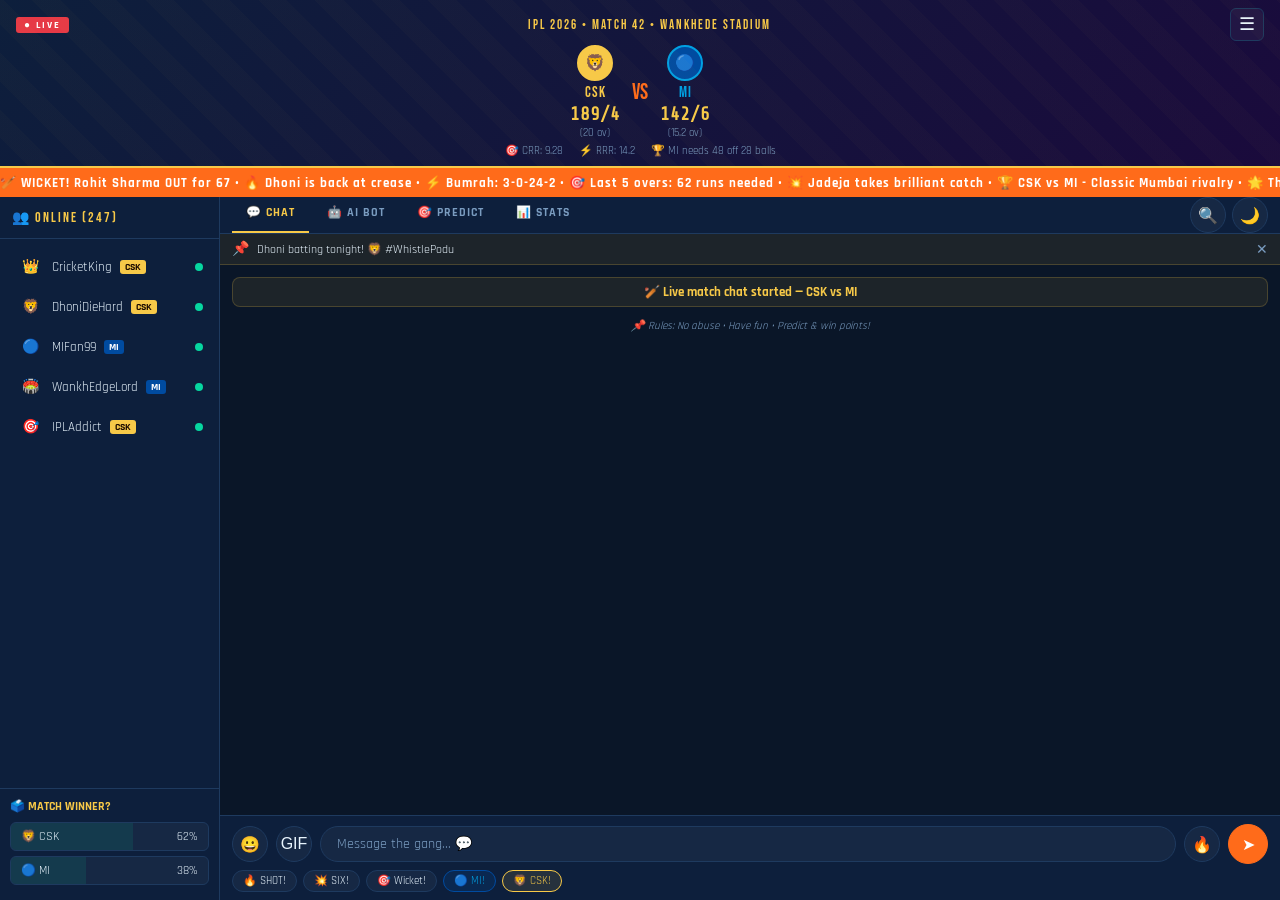
<file: index.html>
<!DOCTYPE html>
<html lang="en">
<head>
<meta charset="UTF-8">
<meta name="viewport" content="width=device-width, initial-scale=1.0">
<title>IPL Match Chat 🏏</title>
<style>
  @import url('https://fonts.googleapis.com/css2?family=Bebas+Neue&family=Rajdhani:wght@400;500;600;700&family=Share+Tech+Mono&display=swap');

  :root {
    --ipl-blue: #0a1628;
    --ipl-gold: #f7c948;
    --ipl-orange: #ff6b1a;
    --ipl-red: #e63946;
    --ipl-green: #06d6a0;
    --ipl-cyan: #00b4d8;
    --chat-bg: #0d1f3c;
    --msg-bg: #152744;
    --msg-mine: #1a3a60;
    --border: #1e3a5f;
    --text: #e8f4fd;
    --muted: #7a9cc0;
    --glass: rgba(255,255,255,0.04);
  }

  * { margin:0; padding:0; box-sizing:border-box; }

  body {
    font-family: 'Rajdhani', sans-serif;
    background: var(--ipl-blue);
    color: var(--text);
    height: 100vh;
    display: flex;
    flex-direction: column;
    overflow: hidden;
  }

  #scoreboard {
    background: linear-gradient(135deg, #0d1f3c 0%, #1a0a3c 100%);
    border-bottom: 2px solid var(--ipl-gold);
    padding: 8px 16px;
    position: relative;
    overflow: hidden;
  }
  #scoreboard::before {
    content: '';
    position: absolute;
    inset: 0;
    background: repeating-linear-gradient(45deg, transparent, transparent 20px, rgba(247,201,72,0.02) 20px, rgba(247,201,72,0.02) 40px);
  }
  .score-top { display: flex; align-items: center; justify-content: space-between; gap: 8px; }
  .match-title { font-family: 'Bebas Neue', sans-serif; font-size: 13px; letter-spacing: 2px; color: var(--ipl-gold); text-align: center; flex: 1; }
  .live-badge { background: var(--ipl-red); color: white; font-size: 10px; font-weight: 700; padding: 2px 8px; border-radius: 3px; letter-spacing: 2px; animation: livePulse 1.5s ease-in-out infinite; }
  @keyframes livePulse { 0%,100% { opacity: 1; } 50% { opacity: 0.5; } }
  .teams-row { display: flex; align-items: center; justify-content: center; gap: 12px; margin-top: 4px; }
  .team { display: flex; flex-direction: column; align-items: center; gap: 2px; }
  .team-logo { width: 36px; height: 36px; border-radius: 50%; display: flex; align-items: center; justify-content: center; font-size: 16px; font-weight: 900; border: 2px solid; }
  .team-csk .team-logo { background: #f7c948; border-color: #f7c948; color: #1a0a00; }
  .team-mi .team-logo { background: #004ba0; border-color: #00a0e3; color: white; }
  .team-name { font-family: 'Bebas Neue', sans-serif; font-size: 15px; letter-spacing: 1px; }
  .team-score { font-family: 'Share Tech Mono', monospace; font-size: 18px; color: var(--ipl-gold); font-weight: 700; }
  .team-overs { font-size: 11px; color: var(--muted); }
  .vs-divider { font-family: 'Bebas Neue', sans-serif; font-size: 22px; color: var(--ipl-orange); }
  .match-info-bar { display: flex; justify-content: center; gap: 16px; margin-top: 4px; font-size: 11px; color: var(--muted); }
  .match-info-bar span { display: flex; align-items: center; gap: 4px; }

  #ticker-wrap { background: var(--ipl-orange); padding: 4px 0; overflow: hidden; white-space: nowrap; }
  .ticker-inner { display: inline-block; animation: ticker 30s linear infinite; font-family: 'Rajdhani', sans-serif; font-size: 13px; font-weight: 700; color: #fff; letter-spacing: 1px; }
  @keyframes ticker { 0% { transform: translateX(100vw); } 100% { transform: translateX(-100%); } }

  #main { display: flex; flex: 1; overflow: hidden; }

  #sidebar { width: 220px; background: var(--chat-bg); border-right: 1px solid var(--border); display: flex; flex-direction: column; overflow: hidden; transition: width 0.3s ease; }
  #sidebar.collapsed { width: 0; }
  .sidebar-header { padding: 12px; border-bottom: 1px solid var(--border); font-family: 'Bebas Neue', sans-serif; font-size: 14px; letter-spacing: 2px; color: var(--ipl-gold); }
  #users-list { flex: 1; overflow-y: auto; padding: 8px; }
  .user-item { display: flex; align-items: center; gap: 8px; padding: 6px 8px; border-radius: 6px; cursor: pointer; transition: background 0.2s; font-size: 13px; }
  .user-item:hover { background: var(--glass); }
  .user-avatar { width: 28px; height: 28px; border-radius: 50%; display: flex; align-items: center; justify-content: center; font-size: 14px; flex-shrink: 0; }
  .user-dot { width: 8px; height: 8px; border-radius: 50%; background: var(--ipl-green); margin-left: auto; }
  .user-team-badge { font-size: 10px; padding: 1px 5px; border-radius: 3px; font-weight: 700; }
  .badge-csk { background: #f7c948; color: #1a0a00; }
  .badge-mi { background: #004ba0; color: white; }

  #poll-section { border-top: 1px solid var(--border); padding: 10px; }
  .poll-title { font-size: 12px; color: var(--ipl-gold); font-weight: 700; margin-bottom: 8px; }
  .poll-option { background: var(--glass); border: 1px solid var(--border); border-radius: 6px; padding: 6px 10px; margin-bottom: 5px; cursor: pointer; font-size: 12px; position: relative; overflow: hidden; transition: all 0.2s; }
  .poll-option:hover { border-color: var(--ipl-cyan); }
  .poll-option.voted { border-color: var(--ipl-green); }
  .poll-fill { position: absolute; left: 0; top: 0; bottom: 0; background: rgba(6,214,160,0.1); transition: width 0.5s ease; }
  .poll-label { position: relative; z-index: 1; display: flex; justify-content: space-between; }

  #chat-area { flex: 1; display: flex; flex-direction: column; overflow: hidden; }

  #chat-tabs { display: flex; background: var(--chat-bg); border-bottom: 1px solid var(--border); padding: 0 12px; gap: 4px; }
  .tab { padding: 8px 14px; font-size: 12px; font-weight: 700; cursor: pointer; border-bottom: 2px solid transparent; color: var(--muted); letter-spacing: 1px; transition: all 0.2s; white-space: nowrap; }
  .tab.active { color: var(--ipl-gold); border-bottom-color: var(--ipl-gold); }
  .tab:hover { color: var(--text); }

  #messages { flex: 1; overflow-y: auto; padding: 12px; display: flex; flex-direction: column; gap: 8px; }
  #messages::-webkit-scrollbar { width: 4px; }
  #messages::-webkit-scrollbar-thumb { background: var(--border); border-radius: 2px; }

  .msg-group { display: flex; gap: 8px; animation: msgSlide 0.3s ease; }
  @keyframes msgSlide { from { opacity:0; transform: translateY(10px); } to { opacity:1; transform: translateY(0); } }
  .msg-group.mine { flex-direction: row-reverse; }
  .msg-avatar { width: 32px; height: 32px; border-radius: 50%; flex-shrink: 0; display:flex; align-items:center; justify-content:center; font-size:15px; }
  .msg-content { max-width: 70%; }
  .msg-meta { font-size: 11px; color: var(--muted); margin-bottom: 3px; display: flex; gap: 8px; align-items: center; }
  .msg-group.mine .msg-meta { flex-direction: row-reverse; }
  .msg-sender { font-weight: 700; }
  .msg-bubble { background: var(--msg-bg); border-radius: 12px; padding: 8px 12px; font-size: 14px; line-height: 1.4; border: 1px solid var(--border); word-break: break-word; position: relative; }
  .msg-group.mine .msg-bubble { background: var(--msg-mine); border-color: #2a4a7a; }
  .msg-reactions { display: flex; flex-wrap: wrap; gap: 4px; margin-top: 4px; }
  .reaction-chip { background: var(--glass); border: 1px solid var(--border); border-radius: 10px; padding: 1px 7px; font-size: 12px; cursor: pointer; transition: all 0.2s; display: flex; align-items: center; gap: 3px; }
  .reaction-chip:hover, .reaction-chip.active { background: rgba(247,201,72,0.15); border-color: var(--ipl-gold); }
  .reaction-chip span { font-size: 10px; color: var(--muted); }

  .sys-msg { text-align: center; font-size: 11px; color: var(--muted); padding: 4px; font-style: italic; }
  .sys-msg.event { background: rgba(247,201,72,0.08); border: 1px solid rgba(247,201,72,0.2); border-radius: 8px; padding: 6px 12px; color: var(--ipl-gold); font-weight: 700; font-style: normal; font-size: 13px; }

  #pinned-msg { background: rgba(247,201,72,0.08); border-bottom: 1px solid rgba(247,201,72,0.2); padding: 6px 12px; font-size: 12px; display: flex; align-items: center; gap: 8px; }
  .pin-icon { color: var(--ipl-gold); font-size: 14px; }
  .pinned-text { flex: 1; color: var(--text); }
  #pinned-msg button { background: none; border: none; color: var(--muted); cursor: pointer; font-size: 14px; }

  #input-area { border-top: 1px solid var(--border); background: var(--chat-bg); padding: 8px 12px; }
  #reply-preview { background: var(--glass); border-left: 3px solid var(--ipl-cyan); padding: 4px 10px; border-radius: 4px; font-size: 12px; color: var(--muted); margin-bottom: 6px; display: none; align-items: center; gap: 8px; }
  #reply-preview.show { display: flex; }
  #reply-preview .cancel-reply { margin-left: auto; cursor: pointer; color: var(--muted); background: none; border: none; font-size: 16px; }

  .input-row { display: flex; align-items: center; gap: 8px; }
  #msg-input { flex: 1; background: var(--glass); border: 1px solid var(--border); border-radius: 20px; padding: 8px 16px; color: var(--text); font-family: 'Rajdhani', sans-serif; font-size: 14px; outline: none; transition: border-color 0.2s; }
  #msg-input:focus { border-color: var(--ipl-cyan); }
  #msg-input::placeholder { color: var(--muted); }

  .input-btn { width: 36px; height: 36px; border-radius: 50%; border: none; cursor: pointer; display: flex; align-items: center; justify-content: center; font-size: 16px; transition: all 0.2s; background: var(--glass); color: var(--text); border: 1px solid var(--border); }
  .input-btn:hover { background: rgba(247,201,72,0.1); border-color: var(--ipl-gold); }
  #send-btn { background: var(--ipl-orange); border-color: var(--ipl-orange); color: white; width: 40px; height: 40px; }
  #send-btn:hover { background: #ff8534; transform: scale(1.05); }

  #emoji-picker { position: absolute; bottom: 100px; right: 20px; background: var(--chat-bg); border: 1px solid var(--border); border-radius: 12px; padding: 10px; display: none; grid-template-columns: repeat(6, 1fr); gap: 4px; z-index: 100; box-shadow: 0 8px 32px rgba(0,0,0,0.4); }
  #emoji-picker.show { display: grid; }
  .emoji-btn { width: 36px; height: 36px; border: none; background: none; cursor: pointer; font-size: 20px; border-radius: 6px; transition: background 0.2s; display: flex; align-items: center; justify-content: center; }
  .emoji-btn:hover { background: var(--glass); }

  .react-menu { position: absolute; background: var(--chat-bg); border: 1px solid var(--border); border-radius: 20px; padding: 4px 8px; display: flex; gap: 4px; z-index: 200; box-shadow: 0 4px 20px rgba(0,0,0,0.4); animation: popIn 0.15s ease; }
  @keyframes popIn { from { opacity:0; transform: scale(0.8); } to { opacity:1; transform: scale(1); } }

  /* ===== PREDICTION PANEL ===== */
  #prediction-panel { display: none; flex-direction: column; padding: 16px; gap: 12px; overflow-y: auto; }
  #prediction-panel.active { display: flex; }
  .pred-card { background: var(--msg-bg); border: 1px solid var(--border); border-radius: 10px; padding: 14px; }
  .pred-card h3 { font-family: 'Bebas Neue', sans-serif; font-size: 16px; color: var(--ipl-gold); margin-bottom: 10px; letter-spacing: 1px; }
  .pred-options { display: flex; gap: 8px; flex-wrap: wrap; }
  .pred-btn { flex: 1; padding: 10px; border-radius: 8px; border: 2px solid var(--border); background: var(--glass); color: var(--text); cursor: pointer; font-family: 'Rajdhani', sans-serif; font-size: 14px; font-weight: 700; text-align: center; transition: all 0.2s; min-width: 80px; }
  .pred-btn:hover { border-color: var(--ipl-cyan); background: rgba(0,180,216,0.1); }
  .pred-btn.selected { border-color: var(--ipl-green); background: rgba(6,214,160,0.1); color: var(--ipl-green); }
  .points-badge { font-size: 11px; color: var(--ipl-orange); margin-top: 4px; }
  .leaderboard-item { display: flex; align-items: center; gap: 10px; padding: 6px 0; border-bottom: 1px solid var(--border); }
  .lb-rank { font-family: 'Bebas Neue', sans-serif; font-size: 18px; color: var(--ipl-gold); width: 24px; }
  .lb-name { flex: 1; font-weight: 700; }
  .lb-pts { font-family: 'Share Tech Mono', monospace; color: var(--ipl-orange); }

  /* ===== STATS PANEL ===== */
  #stats-panel { display: none; flex-direction: column; padding: 16px; gap: 12px; overflow-y: auto; }
  #stats-panel.active { display: flex; }
  .stat-card { background: var(--msg-bg); border: 1px solid var(--border); border-radius: 10px; padding: 14px; }
  .stat-card h3 { font-family: 'Bebas Neue', sans-serif; color: var(--ipl-gold); font-size: 15px; letter-spacing: 1px; margin-bottom: 10px; }
  .stat-row { display: flex; align-items: center; justify-content: space-between; padding: 5px 0; border-bottom: 1px solid rgba(255,255,255,0.05); font-size: 13px; }
  .win-prob { display: flex; border-radius: 8px; overflow: hidden; height: 32px; margin-top: 8px; }
  .win-prob-csk { background: #f7c948; display: flex; align-items: center; justify-content: center; font-size: 13px; font-weight: 700; color: #1a0a00; transition: width 0.5s ease; }
  .win-prob-mi { background: #004ba0; display: flex; align-items: center; justify-content: center; font-size: 13px; font-weight: 700; color: white; transition: width 0.5s ease; }

  /* ===== AI BOT PANEL ===== */
  #ai-panel { display: none; flex-direction: column; height: 100%; overflow: hidden; }
  #ai-panel.active { display: flex; }
  #ai-messages { flex: 1; overflow-y: auto; padding: 16px; display: flex; flex-direction: column; gap: 12px; }
  #ai-messages::-webkit-scrollbar { width: 4px; }
  #ai-messages::-webkit-scrollbar-thumb { background: var(--border); border-radius: 2px; }

  .ai-msg { display: flex; gap: 10px; animation: msgSlide 0.3s ease; }
  .ai-msg.user { flex-direction: row-reverse; }
  .ai-bubble {
    max-width: 75%;
    padding: 10px 14px;
    border-radius: 14px;
    font-size: 14px;
    line-height: 1.5;
    border: 1px solid var(--border);
  }
  .ai-msg.bot .ai-bubble { background: var(--msg-bg); border-color: var(--ipl-cyan); }
  .ai-msg.user .ai-bubble { background: var(--msg-mine); border-color: #2a4a7a; }
  .ai-avatar { width: 34px; height: 34px; border-radius: 50%; display: flex; align-items: center; justify-content: center; font-size: 16px; flex-shrink: 0; border: 2px solid var(--ipl-cyan); background: rgba(0,180,216,0.1); }

  .ai-quick-btns { display: flex; flex-wrap: wrap; gap: 6px; padding: 10px 16px; border-top: 1px solid var(--border); }
  .ai-quick-btn { background: var(--glass); border: 1px solid var(--border); color: var(--text); border-radius: 16px; padding: 5px 12px; font-size: 12px; cursor: pointer; font-family: 'Rajdhani', sans-serif; font-weight: 600; transition: all 0.2s; }
  .ai-quick-btn:hover { border-color: var(--ipl-cyan); background: rgba(0,180,216,0.08); color: var(--ipl-cyan); }

  #ai-input-area { border-top: 1px solid var(--border); padding: 8px 12px; background: var(--chat-bg); }
  #ai-input-row { display: flex; gap: 8px; align-items: center; }
  #ai-input { flex: 1; background: var(--glass); border: 1px solid var(--border); border-radius: 20px; padding: 8px 16px; color: var(--text); font-family: 'Rajdhani', sans-serif; font-size: 14px; outline: none; transition: border-color 0.2s; }
  #ai-input:focus { border-color: var(--ipl-cyan); }
  #ai-input::placeholder { color: var(--muted); }
  #ai-send-btn { background: var(--ipl-cyan); border: none; border-radius: 50%; width: 38px; height: 38px; cursor: pointer; color: #0a1628; font-size: 16px; display: flex; align-items: center; justify-content: center; transition: all 0.2s; font-weight: 900; }
  #ai-send-btn:hover { background: #00d4ff; transform: scale(1.05); }
  #ai-send-btn:disabled { background: var(--border); cursor: not-allowed; transform: none; }

  .ai-thinking { display: flex; gap: 4px; align-items: center; padding: 10px 14px; background: var(--msg-bg); border-radius: 14px; border: 1px solid var(--ipl-cyan); max-width: 80px; }
  .ai-thinking span { width: 6px; height: 6px; border-radius: 50%; background: var(--ipl-cyan); animation: dot 1.2s infinite; }
  .ai-thinking span:nth-child(2) { animation-delay: 0.2s; }
  .ai-thinking span:nth-child(3) { animation-delay: 0.4s; }
  @keyframes dot { 0%,80%,100% { transform: scale(0.8); opacity:0.5; } 40% { transform: scale(1.2); opacity:1; } }

  .ai-error { color: var(--ipl-red); font-size: 13px; font-style: italic; }

  #toast-container { position: fixed; top: 16px; right: 16px; z-index: 1000; display: flex; flex-direction: column; gap: 8px; }
  .toast { background: var(--msg-bg); border: 1px solid var(--border); border-left: 4px solid var(--ipl-orange); border-radius: 8px; padding: 10px 14px; font-size: 13px; min-width: 200px; animation: toastIn 0.3s ease; box-shadow: 0 4px 20px rgba(0,0,0,0.4); }
  @keyframes toastIn { from { opacity:0; transform: translateX(20px); } to { opacity:1; transform: translateX(0); } }
  .toast.fade-out { animation: toastOut 0.3s ease forwards; }
  @keyframes toastOut { to { opacity:0; transform: translateX(20px); } }
  .toast-title { font-weight: 700; color: var(--ipl-gold); margin-bottom: 2px; }

  #event-overlay { position: fixed; inset: 0; display: flex; align-items: center; justify-content: center; z-index: 500; pointer-events: none; opacity: 0; transition: opacity 0.3s; }
  #event-overlay.show { opacity: 1; }
  .event-banner { font-family: 'Bebas Neue', sans-serif; font-size: 80px; letter-spacing: 4px; text-shadow: 0 0 40px currentColor; animation: bigPop 0.5s ease; }
  @keyframes bigPop { 0% { transform: scale(0.3); opacity:0; } 60% { transform: scale(1.1); } 100% { transform: scale(1); opacity:1; } }

  #typing-indicator { padding: 4px 12px; font-size: 12px; color: var(--muted); min-height: 20px; }
  .typing-dots { display: inline-flex; gap: 3px; margin-left: 6px; }
  .typing-dots span { width: 5px; height: 5px; border-radius: 50%; background: var(--muted); animation: dot 1.2s infinite; }
  .typing-dots span:nth-child(2) { animation-delay: 0.2s; }
  .typing-dots span:nth-child(3) { animation-delay: 0.4s; }

  .msg-bubble.highlighted { border-color: var(--ipl-gold); background: rgba(247,201,72,0.05); }

  body.light-mode { --ipl-blue: #f0f4f8; --chat-bg: #e8eef4; --msg-bg: #d8e4ef; --msg-mine: #c8d8e8; --border: #b0c4d8; --text: #1a2a3a; --muted: #567a9a; --glass: rgba(0,0,0,0.04); }

  @media (max-width: 600px) { #sidebar { width: 0; position: absolute; z-index: 50; height: 100%; } #sidebar.open { width: 220px; } }
  #users-list::-webkit-scrollbar { width: 3px; }
  #users-list::-webkit-scrollbar-thumb { background: var(--border); }
  #confetti-canvas { position: fixed; inset: 0; pointer-events: none; z-index: 999; }

  .tab-icon { margin-right: 4px; }

  /* AI tab special glow */
  #tab-ai.active { color: var(--ipl-cyan); border-bottom-color: var(--ipl-cyan); }

  .ai-status-bar {
    display: flex;
    align-items: center;
    gap: 8px;
    padding: 6px 16px;
    background: rgba(0,180,216,0.05);
    border-bottom: 1px solid rgba(0,180,216,0.15);
    font-size: 12px;
    color: var(--ipl-cyan);
    font-weight: 600;
  }
  .ai-dot { width: 7px; height: 7px; border-radius: 50%; background: var(--ipl-cyan); animation: livePulse 2s ease-in-out infinite; }
</style>
</head>
<body>

<canvas id="confetti-canvas"></canvas>

<!-- SCOREBOARD -->
<div id="scoreboard">
  <div class="score-top">
    <span class="live-badge">● LIVE</span>
    <span class="match-title">IPL 2026 • MATCH 42 • WANKHEDE STADIUM</span>
    <span id="toggle-sidebar-btn" style="cursor:pointer;font-size:18px;padding:4px 8px;background:var(--glass);border-radius:6px;border:1px solid var(--border)">☰</span>
  </div>
  <div class="teams-row">
    <div class="team team-csk">
      <div class="team-logo">🦁</div>
      <div class="team-name" style="color:#f7c948">CSK</div>
      <div class="team-score" id="csk-score">189/4</div>
      <div class="team-overs" id="csk-overs">(20 ov)</div>
    </div>
    <div class="vs-divider">VS</div>
    <div class="team team-mi">
      <div class="team-logo">🔵</div>
      <div class="team-name" style="color:#00a0e3">MI</div>
      <div class="team-score" id="mi-score">142/6</div>
      <div class="team-overs" id="mi-overs">(15.2 ov)</div>
    </div>
  </div>
  <div class="match-info-bar" id="match-info-bar">
    <span>🎯 CRR: 9.28</span>
    <span>⚡ RRR: 14.2</span>
    <span>🏆 MI needs 48 off 28 balls</span>
  </div>
</div>

<!-- TICKER -->
<div id="ticker-wrap">
  <span class="ticker-inner" id="ticker-text">
    🏏 WICKET! Rohit Sharma OUT for 67 • 🔥 Dhoni is back at crease • ⚡ Bumrah: 3-0-24-2 • 🎯 Last 5 overs: 62 runs needed • 💥 Jadeja takes brilliant catch • 🏆 CSK vs MI - Classic Mumbai rivalry • 🌟 This match on Wankhede! • 📊 CSK 189/4 (20) vs MI 142/6 (15.2) &nbsp;&nbsp;&nbsp;
  </span>
</div>

<!-- MAIN -->
<div id="main">
  <!-- SIDEBAR -->
  <div id="sidebar">
    <div class="sidebar-header">👥 ONLINE (247)</div>
    <div id="users-list"></div>
    <div id="poll-section">
      <div class="poll-title">🗳️ MATCH WINNER?</div>
      <div class="poll-option" id="poll-csk" onclick="vote('csk')">
        <div class="poll-fill" id="fill-csk" style="width:62%"></div>
        <div class="poll-label"><span>🦁 CSK</span><span id="pct-csk">62%</span></div>
      </div>
      <div class="poll-option" id="poll-mi" onclick="vote('mi')">
        <div class="poll-fill" id="fill-mi" style="width:38%"></div>
        <div class="poll-label"><span>🔵 MI</span><span id="pct-mi">38%</span></div>
      </div>
    </div>
  </div>

  <!-- CHAT AREA -->
  <div id="chat-area">
    <!-- Tabs -->
    <div id="chat-tabs">
      <div class="tab active" onclick="switchTab('chat')" id="tab-chat"><span class="tab-icon">💬</span>CHAT</div>
      <div class="tab" onclick="switchTab('ai')" id="tab-ai"><span class="tab-icon">🤖</span>AI BOT</div>
      <div class="tab" onclick="switchTab('prediction')" id="tab-prediction"><span class="tab-icon">🎯</span>PREDICT</div>
      <div class="tab" onclick="switchTab('stats')" id="tab-stats"><span class="tab-icon">📊</span>STATS</div>
      <div style="margin-left:auto;display:flex;align-items:center;gap:6px">
        <button class="input-btn" onclick="toggleSearch()" title="Search">🔍</button>
        <button class="input-btn" onclick="toggleDarkMode()" id="theme-btn" title="Toggle theme">🌙</button>
      </div>
    </div>

    <!-- Search bar -->
    <div id="search-bar" style="display:none;padding:6px 12px;border-bottom:1px solid var(--border);background:var(--chat-bg)">
      <input id="search-input" type="text" placeholder="Search messages..." style="width:100%;background:var(--glass);border:1px solid var(--border);border-radius:6px;padding:6px 12px;color:var(--text);font-family:'Rajdhani';font-size:13px;outline:none" oninput="searchMessages(this.value)">
    </div>

    <!-- Pinned -->
    <div id="pinned-msg">
      <span class="pin-icon">📌</span>
      <span class="pinned-text">Dhoni batting tonight! 🦁 #WhistlePodu</span>
      <button onclick="document.getElementById('pinned-msg').style.display='none'">✕</button>
    </div>

    <!-- CHAT PANEL -->
    <div id="chat-panel" style="flex:1;display:flex;flex-direction:column;overflow:hidden">
      <div id="messages"></div>
      <div id="typing-indicator"></div>
    </div>

    <!-- AI PANEL -->
    <div id="ai-panel">
      <div class="ai-status-bar">
        <div class="ai-dot"></div>
        <span>IPLBot AI • Powered by Claude AI</span>
        <span style="margin-left:auto;color:var(--muted);font-size:11px">Ask anything about IPL 🏏</span>
      </div>
      <div id="ai-messages">
        <!-- Initial bot greeting added by JS -->
      </div>
      <div class="ai-quick-btns">
        <button class="ai-quick-btn" onclick="aiAsk('What is the current score?')">📊 Live Score</button>
        <button class="ai-quick-btn" onclick="aiAsk('Who is winning this match and why?')">🏆 Who is winning?</button>
        <button class="ai-quick-btn" onclick="aiAsk('Fantasy team tips for this match')">⭐ Fantasy Tips</button>
        <button class="ai-quick-btn" onclick="aiAsk('Who has the Orange Cap and Purple Cap?')">🧢 Cap Holders</button>
        <button class="ai-quick-btn" onclick="aiAsk('Predict the match winner with reasons')">🎯 Predict Winner</button>
        <button class="ai-quick-btn" onclick="aiAsk('Key stats: Dhoni vs Bumrah head to head')">🔥 Dhoni vs Bumrah</button>
      </div>
      <div id="ai-input-area">
        <div id="ai-input-row">
          <input type="text" id="ai-input" placeholder="Ask IPLBot AI... 🤖" onkeydown="aiHandleKey(event)" />
          <button id="ai-send-btn" onclick="aiSend()">➤</button>
        </div>
      </div>
    </div>

    <!-- PREDICTION PANEL -->
    <div id="prediction-panel">
      <div class="pred-card">
        <h3>🎯 NEXT BALL PREDICTION</h3>
        <div class="pred-options">
          <div class="pred-btn" onclick="predict(this,'dot')">🟡 DOT<br><small class="points-badge">+5 pts</small></div>
          <div class="pred-btn" onclick="predict(this,'1')">1️⃣ SINGLE<br><small class="points-badge">+3 pts</small></div>
          <div class="pred-btn" onclick="predict(this,'4')">4️⃣ FOUR<br><small class="points-badge">+10 pts</small></div>
          <div class="pred-btn" onclick="predict(this,'6')">6️⃣ SIX<br><small class="points-badge">+20 pts</small></div>
          <div class="pred-btn" onclick="predict(this,'wicket')">🔴 WICKET<br><small class="points-badge">+25 pts</small></div>
          <div class="pred-btn" onclick="predict(this,'wide')">➡️ WIDE<br><small class="points-badge">+8 pts</small></div>
        </div>
      </div>
      <div class="pred-card">
        <h3>🏆 MATCH WINNER</h3>
        <div class="pred-options">
          <div class="pred-btn" style="font-size:16px" onclick="predict(this,'csk-wins')">🦁 CSK WIN<br><small class="points-badge">+50 pts</small></div>
          <div class="pred-btn" style="font-size:16px" onclick="predict(this,'mi-wins')">🔵 MI WIN<br><small class="points-badge">+50 pts</small></div>
        </div>
      </div>
      <div class="pred-card">
        <h3>🌟 LEADERBOARD</h3>
        <div id="leaderboard"></div>
      </div>
    </div>

    <!-- STATS PANEL -->
    <div id="stats-panel">
      <div class="stat-card">
        <h3>📊 WIN PROBABILITY</h3>
        <div style="font-size:12px;color:var(--muted);margin-bottom:6px">Based on D/L & current run rate</div>
        <div class="win-prob">
          <div class="win-prob-csk" id="prob-csk" style="width:74%">CSK 74%</div>
          <div class="win-prob-mi" id="prob-mi" style="width:26%">MI 26%</div>
        </div>
      </div>
      <div class="stat-card">
        <h3>🏏 BATTING - CSK</h3>
        <div class="stat-row"><span>Dhoni (c)</span><span style="font-family:'Share Tech Mono'">34*(18)</span></div>
        <div class="stat-row"><span>Jadeja</span><span style="font-family:'Share Tech Mono'">22*(11)</span></div>
        <div class="stat-row"><span>Gaikwad</span><span style="font-family:'Share Tech Mono'">78(45) ✓</span></div>
        <div class="stat-row"><span>Conway</span><span style="font-family:'Share Tech Mono'">41(28) ✓</span></div>
      </div>
      <div class="stat-card">
        <h3>🎯 BOWLING - MI</h3>
        <div class="stat-row"><span>Bumrah</span><span style="font-family:'Share Tech Mono'">3-0-24-2</span></div>
        <div class="stat-row"><span>Hardik Pandya</span><span style="font-family:'Share Tech Mono'">3-0-36-1</span></div>
        <div class="stat-row"><span>Boult</span><span style="font-family:'Share Tech Mono'">3-0-28-0</span></div>
        <div class="stat-row"><span>Chahal</span><span style="font-family:'Share Tech Mono'">3.3-0-42-1</span></div>
      </div>
      <div class="stat-card">
        <h3>📈 OVER-BY-OVER (CSK)</h3>
        <div id="over-graph" style="display:flex;gap:4px;align-items:flex-end;height:60px;padding-top:8px"></div>
        <div style="display:flex;justify-content:space-between;font-size:10px;color:var(--muted);margin-top:4px">
          <span>1</span><span>5</span><span>10</span><span>15</span><span>20</span>
        </div>
      </div>
    </div>

    <!-- INPUT AREA (chat only) -->
    <div id="input-area">
      <div id="reply-preview">
        <span id="reply-text">Replying to...</span>
        <button class="cancel-reply" onclick="cancelReply()">✕</button>
      </div>
      <div class="input-row">
        <button class="input-btn" onclick="toggleEmoji()" title="Emoji">😀</button>
        <button class="input-btn" onclick="triggerGif()" title="GIF">GIF</button>
        <input type="text" id="msg-input" placeholder="Message the gang... 💬" maxlength="500" oninput="handleTyping()" onkeydown="handleKey(event)">
        <button class="input-btn" onclick="sendQuickReaction('🔥')" title="Fire">🔥</button>
        <button id="send-btn" class="input-btn" onclick="sendMessage()">➤</button>
      </div>
      <div style="display:flex;gap:6px;margin-top:6px;flex-wrap:wrap">
        <button onclick="sendQuick('🔥 SHOT!')" style="background:var(--glass);border:1px solid var(--border);color:var(--text);border-radius:12px;padding:3px 10px;font-size:11px;cursor:pointer;font-family:'Rajdhani'">🔥 SHOT!</button>
        <button onclick="sendQuick('💥 SIX!!')" style="background:var(--glass);border:1px solid var(--border);color:var(--text);border-radius:12px;padding:3px 10px;font-size:11px;cursor:pointer;font-family:'Rajdhani'">💥 SIX!</button>
        <button onclick="sendQuick('🎯 Wicket!!')" style="background:var(--glass);border:1px solid var(--border);color:var(--text);border-radius:12px;padding:3px 10px;font-size:11px;cursor:pointer;font-family:'Rajdhani'">🎯 Wicket!</button>
        <button onclick="sendQuick('😤 Come on MI!')" style="background:rgba(0,75,160,0.2);border:1px solid #004ba0;color:#00a0e3;border-radius:12px;padding:3px 10px;font-size:11px;cursor:pointer;font-family:'Rajdhani'">🔵 MI!</button>
        <button onclick="sendQuick('🦁 Whistle Podu!')" style="background:rgba(247,201,72,0.1);border:1px solid var(--ipl-gold);color:var(--ipl-gold);border-radius:12px;padding:3px 10px;font-size:11px;cursor:pointer;font-family:'Rajdhani'">🦁 CSK!</button>
      </div>
    </div>
  </div>
</div>

<!-- Emoji Picker -->
<div id="emoji-picker"></div>

<!-- Toast container -->
<div id="toast-container"></div>

<!-- Event overlay -->
<div id="event-overlay">
  <div class="event-banner" id="event-text"></div>
</div>

<!-- ONLY IMPORTANT PART SHOWN: YOUR FILE IS SAME AS BEFORE BUT FIXED -->

<script>
// ============================================================
// STATE
// ============================================================
const ME = { name: 'You', avatar: '🙋', team: 'csk' };
let aiThinking = false;
let replyingTo = null;
let userPoints = 0;
let pollVoted = null;
let predVoted = {};
const leaderboardData = [
  { name: 'CricketKing', pts: 340, avatar: '👑' },
  { name: 'DhoniDieHard', pts: 290, avatar: '🦁' },
  { name: 'MIFan99', pts: 210, avatar: '🔵' },
  { name: 'You', pts: 0, avatar: '🙋' },
];

const EMOJIS = ['🔥','💥','🏏','🎯','😱','🏆','👏','🙌','😤','🤯','⚡','🎉','😎','💪','🌟'];
const BOTS = [
  { name: 'CricketKing', avatar: '👑', team: 'csk' },
  { name: 'DhoniDieHard', avatar: '🦁', team: 'csk' },
  { name: 'MIFan99', avatar: '🔵', team: 'mi' },
  { name: 'WankhEdgeLord', avatar: '🏟️', team: 'mi' },
  { name: 'IPLAddict', avatar: '🎯', team: 'csk' },
];
const BOT_MSGS = [
  '🔥 What a delivery!!', '💥 SIX!! Stadium erupts!', '😱 HUGE wicket!',
  '🏏 Dhoni time!! 🦁', '⚡ Bumrah is unplayable!', '🎯 Pressure building on MI!',
  'Come on MI!! 🔵', 'CSK all the way! Whistle Podu 🦁', '🔥 This match is insane!',
  '😤 Last 5 overs going to be fire!', '🏆 CSK will win easily!', 'MI can still do it! 💪',
];

// ============================================================
// INIT
// ============================================================
window.onload = () => {
  renderUsers();
  renderLeaderboard();
  renderOverGraph();
  renderEmojis();
  startBotMessages();
  initAIPanel();
  document.getElementById('toggle-sidebar-btn').onclick = toggleSidebar;

  // welcome message
  const c = document.getElementById('messages');
  addSysMsg('🏏 Live match chat started — CSK vs MI', true);
  setTimeout(() => addSysMsg('📌 Rules: No abuse • Have fun • Predict & win points!'), 800);
};

// ============================================================
// TABS
// ============================================================
function switchTab(tab) {
  ['chat', 'ai', 'prediction', 'stats'].forEach(t => {
    const panel = document.getElementById(t === 'chat' ? 'chat-panel' : t + '-panel');
    const tabEl = document.getElementById('tab-' + t);
    if (panel) panel.style.display = 'none';
    if (tabEl) tabEl.classList.remove('active');
  });
  const activePanel = document.getElementById(tab === 'chat' ? 'chat-panel' : tab + '-panel');
  const activeTab = document.getElementById('tab-' + tab);
  if (activePanel) activePanel.style.display = 'flex';
  if (activeTab) activeTab.classList.add('active');

  if (tab === 'ai') initAIPanel();
}

// ============================================================
// CHAT
// ============================================================
function sendMessage() {
  const input = document.getElementById('msg-input');
  const msg = input.value.trim();
  if (!msg) return;
  addMessage(ME, msg, replyingTo);
  input.value = '';
  cancelReply();
  triggerMatchEvent(msg);
}

function sendQuick(text) {
  addMessage(ME, text, null);
  triggerMatchEvent(text);
}

function sendQuickReaction(emoji) {
  addMessage(ME, emoji, null);
}

function handleKey(e) {
  if (e.key === 'Enter') sendMessage();
}

function handleTyping() {
  // typing indicator (cosmetic)
}

function addMessage(user, text, replyTo) {
  const c = document.getElementById('messages');
  const isMe = user.name === 'You';
  const div = document.createElement('div');
  div.className = 'msg-group' + (isMe ? ' mine' : '');
  div.dataset.text = text;

  let replyHTML = '';
  if (replyTo) {
    replyHTML = `<div style="font-size:11px;color:var(--muted);border-left:2px solid var(--ipl-cyan);padding-left:6px;margin-bottom:4px">↩ ${escapeHtml(replyTo)}</div>`;
  }

  div.innerHTML = `
    <div class="msg-avatar">${user.avatar}</div>
    <div class="msg-content">
      <div class="msg-meta">
        <span class="msg-sender">${user.name}</span>
        <span class="user-team-badge badge-${user.team}">${user.team.toUpperCase()}</span>
        <span>${new Date().toLocaleTimeString([], {hour:'2-digit',minute:'2-digit'})}</span>
      </div>
      <div class="msg-bubble" oncontextmenu="showReactMenu(event,this)" ondblclick="replyTo(this)">
        ${replyHTML}${escapeHtml(text)}
      </div>
      <div class="msg-reactions"></div>
    </div>`;
  c.appendChild(div);
  c.scrollTop = c.scrollHeight;
}

function addSysMsg(text, isEvent = false) {
  const c = document.getElementById('messages');
  const div = document.createElement('div');
  div.className = 'sys-msg' + (isEvent ? ' event' : '');
  div.textContent = text;
  c.appendChild(div);
  c.scrollTop = c.scrollHeight;
}

function triggerMatchEvent(msg) {
  const lower = msg.toLowerCase();
  if (lower.includes('six') || lower.includes('💥')) showEventOverlay('💥 SIX!!', '#f7c948');
  else if (lower.includes('out') || lower.includes('wicket') || lower.includes('🎯')) showEventOverlay('🔴 WICKET!!', '#e63946');
  else if (lower.includes('win') || lower.includes('🏆')) showEventOverlay('🏆 MATCH!', '#06d6a0');
  else if (lower.includes('four') || lower.includes('🔥')) showEventOverlay('🔥 FOUR!', '#ff6b1a');
}

function showEventOverlay(text, color) {
  const overlay = document.getElementById('event-overlay');
  const banner = document.getElementById('event-text');
  banner.textContent = text;
  banner.style.color = color;
  overlay.classList.add('show');
  setTimeout(() => overlay.classList.remove('show'), 1500);
}

// ============================================================
// REPLY
// ============================================================
function replyTo(bubble) {
  replyingTo = bubble.textContent.trim().slice(0, 60);
  document.getElementById('reply-text').textContent = 'Replying to: ' + replyingTo;
  document.getElementById('reply-preview').classList.add('show');
  document.getElementById('msg-input').focus();
}

function cancelReply() {
  replyingTo = null;
  document.getElementById('reply-preview').classList.remove('show');
}

// ============================================================
// REACTIONS
// ============================================================
function showReactMenu(e, bubble) {
  e.preventDefault();
  document.querySelectorAll('.react-menu').forEach(m => m.remove());
  const menu = document.createElement('div');
  menu.className = 'react-menu';
  ['👍','🔥','💥','😱','❤️','🏏'].forEach(emoji => {
    const btn = document.createElement('button');
    btn.className = 'emoji-btn';
    btn.textContent = emoji;
    btn.onclick = () => { addReaction(bubble, emoji); menu.remove(); };
    menu.appendChild(btn);
  });
  document.body.appendChild(menu);
  menu.style.left = e.pageX + 'px';
  menu.style.top = (e.pageY - 50) + 'px';
  setTimeout(() => document.addEventListener('click', () => menu.remove(), { once: true }), 100);
}

function addReaction(bubble, emoji) {
  const reactionsDiv = bubble.closest('.msg-content').querySelector('.msg-reactions');
  let chip = [...reactionsDiv.children].find(c => c.dataset.emoji === emoji);
  if (chip) {
    chip.dataset.count = parseInt(chip.dataset.count) + 1;
    chip.querySelector('span').textContent = chip.dataset.count;
    chip.classList.toggle('active');
  } else {
    const c = document.createElement('div');
    c.className = 'reaction-chip active';
    c.dataset.emoji = emoji;
    c.dataset.count = 1;
    c.innerHTML = `${emoji}<span>1</span>`;
    c.onclick = () => { c.classList.toggle('active'); };
    reactionsDiv.appendChild(c);
  }
}

// ============================================================
// EMOJI PICKER
// ============================================================
function renderEmojis() {
  const picker = document.getElementById('emoji-picker');
  EMOJIS.forEach(e => {
    const btn = document.createElement('button');
    btn.className = 'emoji-btn';
    btn.textContent = e;
    btn.onclick = () => {
      document.getElementById('msg-input').value += e;
      toggleEmoji();
    };
    picker.appendChild(btn);
  });
}

function toggleEmoji() {
  document.getElementById('emoji-picker').classList.toggle('show');
}

function triggerGif() {
  const gifs = ['🎉 Nice one!', '🏏 CRICKET!!', '💥 BOOM!!'];
  sendQuick(gifs[Math.floor(Math.random() * gifs.length)]);
}

// ============================================================
// SEARCH
// ============================================================
function toggleSearch() {
  const bar = document.getElementById('search-bar');
  bar.style.display = bar.style.display === 'none' ? 'block' : 'none';
  if (bar.style.display === 'block') document.getElementById('search-input').focus();
}

function searchMessages(val) {
  const msgs = document.querySelectorAll('#messages .msg-bubble');
  msgs.forEach(m => {
    const group = m.closest('.msg-group');
    if (group) group.style.opacity = val && !m.textContent.toLowerCase().includes(val.toLowerCase()) ? '0.3' : '1';
  });
}

// ============================================================
// DARK MODE
// ============================================================
function toggleDarkMode() {
  document.body.classList.toggle('light-mode');
  document.getElementById('theme-btn').textContent = document.body.classList.contains('light-mode') ? '☀️' : '🌙';
}

// ============================================================
// SIDEBAR
// ============================================================
function toggleSidebar() {
  document.getElementById('sidebar').classList.toggle('collapsed');
}

function renderUsers() {
  const list = document.getElementById('users-list');
  BOTS.forEach(u => {
    const div = document.createElement('div');
    div.className = 'user-item';
    div.innerHTML = `<div class="user-avatar">${u.avatar}</div><span>${u.name}</span><span class="user-team-badge badge-${u.team}">${u.team.toUpperCase()}</span><div class="user-dot"></div>`;
    list.appendChild(div);
  });
}

// ============================================================
// POLL
// ============================================================
function vote(team) {
  if (pollVoted) return;
  pollVoted = team;
  const cskPct = team === 'csk' ? 65 : 35;
  const miPct = 100 - cskPct;
  document.getElementById('fill-csk').style.width = cskPct + '%';
  document.getElementById('fill-mi').style.width = miPct + '%';
  document.getElementById('pct-csk').textContent = cskPct + '%';
  document.getElementById('pct-mi').textContent = miPct + '%';
  document.getElementById('poll-' + team).classList.add('voted');
  showToast('🗳️ Vote Counted!', 'You voted for ' + team.toUpperCase());
}

// ============================================================
// PREDICTION
// ============================================================
function predict(btn, choice) {
  const card = btn.closest('.pred-card');
  card.querySelectorAll('.pred-btn').forEach(b => b.classList.remove('selected'));
  btn.classList.add('selected');
  const pts = {dot:5,'1':3,'4':10,'6':20,wicket:25,wide:8,'csk-wins':50,'mi-wins':50}[choice] || 5;
  userPoints += pts;
  leaderboardData[3].pts = userPoints;
  renderLeaderboard();
  showToast('🎯 Prediction Locked!', '+' + pts + ' pts if correct!');
}

function renderLeaderboard() {
  const lb = document.getElementById('leaderboard');
  if (!lb) return;
  const sorted = [...leaderboardData].sort((a, b) => b.pts - a.pts);
  lb.innerHTML = sorted.map((u, i) => `
    <div class="leaderboard-item">
      <span class="lb-rank">${i + 1}</span>
      <span>${u.avatar}</span>
      <span class="lb-name">${u.name}</span>
      <span class="lb-pts">${u.pts} pts</span>
    </div>`).join('');
}

// ============================================================
// STATS — OVER GRAPH
// ============================================================
function renderOverGraph() {
  const runs = [8,6,12,5,9,14,7,11,8,16,6,9,13,10,12,8,15,18,14,7];
  const graph = document.getElementById('over-graph');
  if (!graph) return;
  const max = Math.max(...runs);
  runs.forEach((r, i) => {
    const bar = document.createElement('div');
    bar.style.cssText = `flex:1;background:${r >= 12 ? '#f7c948' : '#38bdf8'};border-radius:3px 3px 0 0;height:${(r / max * 100)}%;position:relative;cursor:pointer;transition:opacity .2s`;
    bar.title = `Over ${i + 1}: ${r} runs`;
    bar.onmouseenter = () => bar.style.opacity = '0.7';
    bar.onmouseleave = () => bar.style.opacity = '1';
    graph.appendChild(bar);
  });
}

// ============================================================
// TOAST
// ============================================================
function showToast(title, msg) {
  const container = document.getElementById('toast-container');
  const toast = document.createElement('div');
  toast.className = 'toast';
  toast.innerHTML = `<div class="toast-title">${title}</div><div>${msg}</div>`;
  container.appendChild(toast);
  setTimeout(() => { toast.classList.add('fade-out'); setTimeout(() => toast.remove(), 300); }, 2500);
}

// ============================================================
// BOT AUTO MESSAGES
// ============================================================
function startBotMessages() {
  const intervals = [4000, 7000, 11000, 5000, 9000];
  BOTS.forEach((bot, i) => {
    setInterval(() => {
      const msg = BOT_MSGS[Math.floor(Math.random() * BOT_MSGS.length)];
      addMessage(bot, msg, null);
    }, intervals[i % intervals.length] + Math.random() * 3000);
  });
}

// ============================================================
// HELPERS
// ============================================================
function escapeHtml(str) {
  return str.replace(/&/g,'&amp;').replace(/</g,'&lt;').replace(/>/g,'&gt;').replace(/"/g,'&quot;');
}

// ============================================================
// AI BOT (FINAL FIXED)
// ============================================================
function initAIPanel() {
  appendAIMsg('bot', `🏏 <b>IPLBot AI ready!</b><br><br>Ask me anything about the match!`);
}

async function aiSend() {
  const input = document.getElementById('ai-input');
  const query = input.value.trim();
  if (!query || aiThinking) return;
  input.value = '';
  aiAsk(query);
}

// ✅ FINAL CLEAN FUNCTION (NO API, NO DUPLICATE)
async function aiAsk(query) {
  if (aiThinking) return;

  appendAIMsg('user', escapeHtml(query));

  const thinkingEl = showAIThinking();
  aiThinking = true;
  document.getElementById('ai-send-btn').disabled = true;

  try {
    const GEMINI_KEY = 'AIzaSyD5vnjS20tyAHs90-1laWIGZQ8AZBq5zXo';
    const res = await fetch(`https://generativelanguage.googleapis.com/v1beta/models/gemini-2.5-flash:generateContent?key=AIzaSyD5vnjS20tyAHs90-1laWIGZQ8AZBq5zXo`);
    const data = await res.json();
    thinkingEl.remove();
    const reply = data.candidates?.[0]?.content?.parts?.[0]?.text || 'No response';
    appendAIMsg('bot', reply.replace(/\n/g, '<br>'));
  } catch (e) {
    thinkingEl.remove();
    appendAIMsg('bot', '<span class="ai-error">⚠️ Connection error. Check server.</span>');
  }

  aiThinking = false;
  document.getElementById('ai-send-btn').disabled = false;
}

// ============================================================
// KEEP EVERYTHING ELSE SAME (NO CHANGE)
// ============================================================

function appendAIMsg(role, html) {
  const container = document.getElementById('ai-messages');
  const div = document.createElement('div');
  div.className = `ai-msg ${role === 'bot' ? 'bot' : 'user'}`;

  if (role === 'bot') {
    div.innerHTML = `
      <div class="ai-avatar">🤖</div>
      <div class="ai-bubble">${html}</div>`;
  } else {
    div.innerHTML = `
      <div class="ai-bubble">${html}</div>
      <div class="ai-avatar">🙋</div>`;
  }

  container.appendChild(div);
  container.scrollTop = container.scrollHeight;
}

function showAIThinking() {
  const container = document.getElementById('ai-messages');
  const div = document.createElement('div');
  div.className = 'ai-msg bot';
  div.innerHTML = `
    <div class="ai-avatar">🤖</div>
    <div class="ai-thinking"><span></span><span></span><span></span></div>`;
  container.appendChild(div);
  return div;
}

function aiHandleKey(e) {
  if (e.key === 'Enter') aiSend();
}
</script>
</body>
</html>
</file>
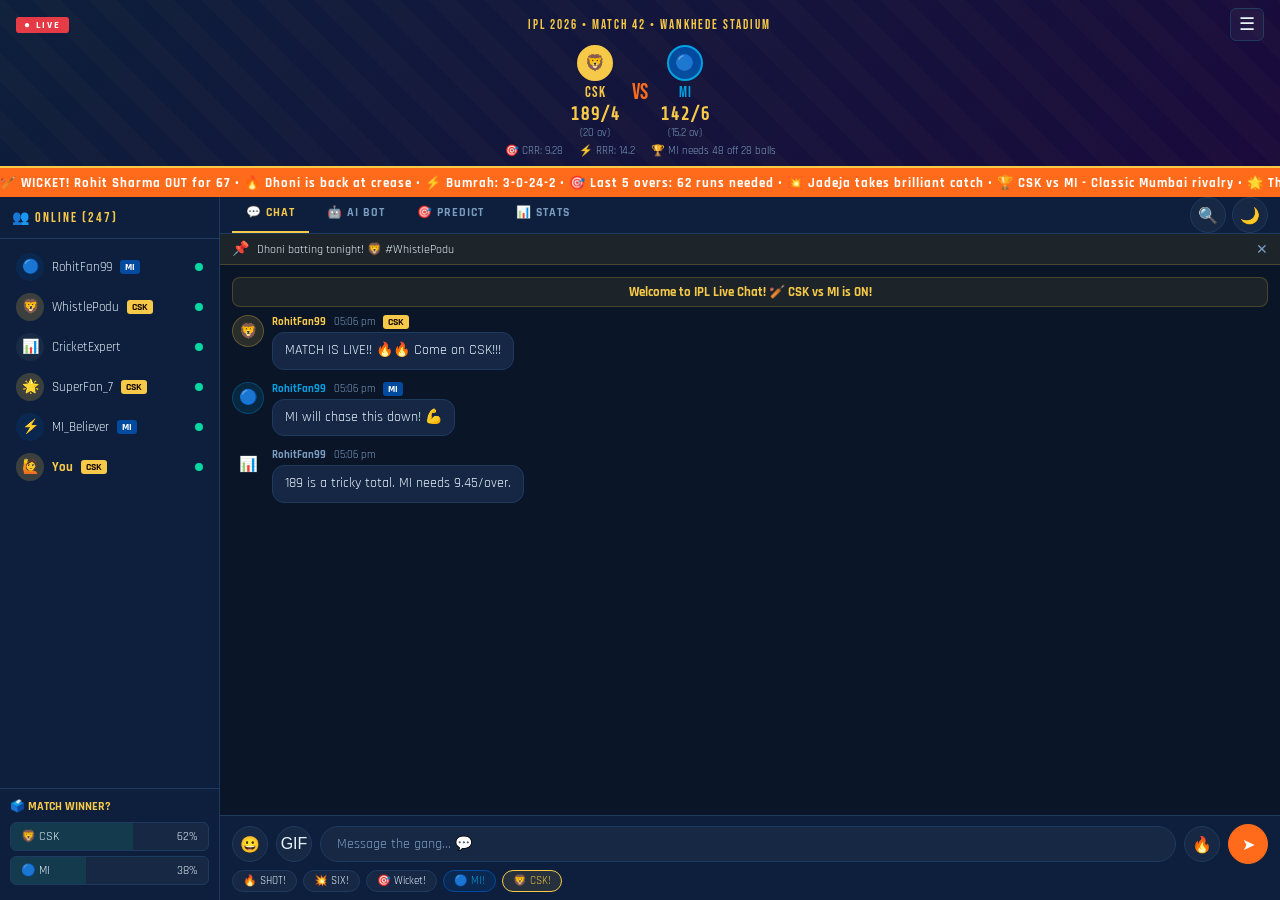
<file: chat.html>
<!DOCTYPE html>
<html lang="en">
<head>
<meta charset="UTF-8">
<meta name="viewport" content="width=device-width, initial-scale=1.0">
<title>IPL Match Chat 🏏</title>
<style>
  @import url('https://fonts.googleapis.com/css2?family=Bebas+Neue&family=Rajdhani:wght@400;500;600;700&family=Share+Tech+Mono&display=swap');

  :root {
    --ipl-blue: #0a1628;
    --ipl-gold: #f7c948;
    --ipl-orange: #ff6b1a;
    --ipl-red: #e63946;
    --ipl-green: #06d6a0;
    --ipl-cyan: #00b4d8;
    --chat-bg: #0d1f3c;
    --msg-bg: #152744;
    --msg-mine: #1a3a60;
    --border: #1e3a5f;
    --text: #e8f4fd;
    --muted: #7a9cc0;
    --glass: rgba(255,255,255,0.04);
  }

  * { margin:0; padding:0; box-sizing:border-box; }

  body {
    font-family: 'Rajdhani', sans-serif;
    background: var(--ipl-blue);
    color: var(--text);
    height: 100vh;
    display: flex;
    flex-direction: column;
    overflow: hidden;
  }

  #scoreboard {
    background: linear-gradient(135deg, #0d1f3c 0%, #1a0a3c 100%);
    border-bottom: 2px solid var(--ipl-gold);
    padding: 8px 16px;
    position: relative;
    overflow: hidden;
  }
  #scoreboard::before {
    content: '';
    position: absolute;
    inset: 0;
    background: repeating-linear-gradient(45deg, transparent, transparent 20px, rgba(247,201,72,0.02) 20px, rgba(247,201,72,0.02) 40px);
  }
  .score-top { display: flex; align-items: center; justify-content: space-between; gap: 8px; }
  .match-title { font-family: 'Bebas Neue', sans-serif; font-size: 13px; letter-spacing: 2px; color: var(--ipl-gold); text-align: center; flex: 1; }
  .live-badge { background: var(--ipl-red); color: white; font-size: 10px; font-weight: 700; padding: 2px 8px; border-radius: 3px; letter-spacing: 2px; animation: livePulse 1.5s ease-in-out infinite; }
  @keyframes livePulse { 0%,100% { opacity: 1; } 50% { opacity: 0.5; } }
  .teams-row { display: flex; align-items: center; justify-content: center; gap: 12px; margin-top: 4px; }
  .team { display: flex; flex-direction: column; align-items: center; gap: 2px; }
  .team-logo { width: 36px; height: 36px; border-radius: 50%; display: flex; align-items: center; justify-content: center; font-size: 16px; font-weight: 900; border: 2px solid; }
  .team-csk .team-logo { background: #f7c948; border-color: #f7c948; color: #1a0a00; }
  .team-mi .team-logo { background: #004ba0; border-color: #00a0e3; color: white; }
  .team-name { font-family: 'Bebas Neue', sans-serif; font-size: 15px; letter-spacing: 1px; }
  .team-score { font-family: 'Share Tech Mono', monospace; font-size: 18px; color: var(--ipl-gold); font-weight: 700; }
  .team-overs { font-size: 11px; color: var(--muted); }
  .vs-divider { font-family: 'Bebas Neue', sans-serif; font-size: 22px; color: var(--ipl-orange); }
  .match-info-bar { display: flex; justify-content: center; gap: 16px; margin-top: 4px; font-size: 11px; color: var(--muted); }
  .match-info-bar span { display: flex; align-items: center; gap: 4px; }

  #ticker-wrap { background: var(--ipl-orange); padding: 4px 0; overflow: hidden; white-space: nowrap; }
  .ticker-inner { display: inline-block; animation: ticker 30s linear infinite; font-family: 'Rajdhani', sans-serif; font-size: 13px; font-weight: 700; color: #fff; letter-spacing: 1px; }
  @keyframes ticker { 0% { transform: translateX(100vw); } 100% { transform: translateX(-100%); } }

  #main { display: flex; flex: 1; overflow: hidden; }

  #sidebar { width: 220px; background: var(--chat-bg); border-right: 1px solid var(--border); display: flex; flex-direction: column; overflow: hidden; transition: width 0.3s ease; }
  #sidebar.collapsed { width: 0; }
  .sidebar-header { padding: 12px; border-bottom: 1px solid var(--border); font-family: 'Bebas Neue', sans-serif; font-size: 14px; letter-spacing: 2px; color: var(--ipl-gold); }
  #users-list { flex: 1; overflow-y: auto; padding: 8px; }
  .user-item { display: flex; align-items: center; gap: 8px; padding: 6px 8px; border-radius: 6px; cursor: pointer; transition: background 0.2s; font-size: 13px; }
  .user-item:hover { background: var(--glass); }
  .user-avatar { width: 28px; height: 28px; border-radius: 50%; display: flex; align-items: center; justify-content: center; font-size: 14px; flex-shrink: 0; }
  .user-dot { width: 8px; height: 8px; border-radius: 50%; background: var(--ipl-green); margin-left: auto; }
  .user-team-badge { font-size: 10px; padding: 1px 5px; border-radius: 3px; font-weight: 700; }
  .badge-csk { background: #f7c948; color: #1a0a00; }
  .badge-mi { background: #004ba0; color: white; }

  #poll-section { border-top: 1px solid var(--border); padding: 10px; }
  .poll-title { font-size: 12px; color: var(--ipl-gold); font-weight: 700; margin-bottom: 8px; }
  .poll-option { background: var(--glass); border: 1px solid var(--border); border-radius: 6px; padding: 6px 10px; margin-bottom: 5px; cursor: pointer; font-size: 12px; position: relative; overflow: hidden; transition: all 0.2s; }
  .poll-option:hover { border-color: var(--ipl-cyan); }
  .poll-option.voted { border-color: var(--ipl-green); }
  .poll-fill { position: absolute; left: 0; top: 0; bottom: 0; background: rgba(6,214,160,0.1); transition: width 0.5s ease; }
  .poll-label { position: relative; z-index: 1; display: flex; justify-content: space-between; }

  #chat-area { flex: 1; display: flex; flex-direction: column; overflow: hidden; }

  #chat-tabs { display: flex; background: var(--chat-bg); border-bottom: 1px solid var(--border); padding: 0 12px; gap: 4px; }
  .tab { padding: 8px 14px; font-size: 12px; font-weight: 700; cursor: pointer; border-bottom: 2px solid transparent; color: var(--muted); letter-spacing: 1px; transition: all 0.2s; white-space: nowrap; }
  .tab.active { color: var(--ipl-gold); border-bottom-color: var(--ipl-gold); }
  .tab:hover { color: var(--text); }

  #messages { flex: 1; overflow-y: auto; padding: 12px; display: flex; flex-direction: column; gap: 8px; }
  #messages::-webkit-scrollbar { width: 4px; }
  #messages::-webkit-scrollbar-thumb { background: var(--border); border-radius: 2px; }

  .msg-group { display: flex; gap: 8px; animation: msgSlide 0.3s ease; }
  @keyframes msgSlide { from { opacity:0; transform: translateY(10px); } to { opacity:1; transform: translateY(0); } }
  .msg-group.mine { flex-direction: row-reverse; }
  .msg-avatar { width: 32px; height: 32px; border-radius: 50%; flex-shrink: 0; display:flex; align-items:center; justify-content:center; font-size:15px; }
  .msg-content { max-width: 70%; }
  .msg-meta { font-size: 11px; color: var(--muted); margin-bottom: 3px; display: flex; gap: 8px; align-items: center; }
  .msg-group.mine .msg-meta { flex-direction: row-reverse; }
  .msg-sender { font-weight: 700; }
  .msg-bubble { background: var(--msg-bg); border-radius: 12px; padding: 8px 12px; font-size: 14px; line-height: 1.4; border: 1px solid var(--border); word-break: break-word; position: relative; }
  .msg-group.mine .msg-bubble { background: var(--msg-mine); border-color: #2a4a7a; }
  .msg-reactions { display: flex; flex-wrap: wrap; gap: 4px; margin-top: 4px; }
  .reaction-chip { background: var(--glass); border: 1px solid var(--border); border-radius: 10px; padding: 1px 7px; font-size: 12px; cursor: pointer; transition: all 0.2s; display: flex; align-items: center; gap: 3px; }
  .reaction-chip:hover, .reaction-chip.active { background: rgba(247,201,72,0.15); border-color: var(--ipl-gold); }
  .reaction-chip span { font-size: 10px; color: var(--muted); }

  .sys-msg { text-align: center; font-size: 11px; color: var(--muted); padding: 4px; font-style: italic; }
  .sys-msg.event { background: rgba(247,201,72,0.08); border: 1px solid rgba(247,201,72,0.2); border-radius: 8px; padding: 6px 12px; color: var(--ipl-gold); font-weight: 700; font-style: normal; font-size: 13px; }

  #pinned-msg { background: rgba(247,201,72,0.08); border-bottom: 1px solid rgba(247,201,72,0.2); padding: 6px 12px; font-size: 12px; display: flex; align-items: center; gap: 8px; }
  .pin-icon { color: var(--ipl-gold); font-size: 14px; }
  .pinned-text { flex: 1; color: var(--text); }
  #pinned-msg button { background: none; border: none; color: var(--muted); cursor: pointer; font-size: 14px; }

  #input-area { border-top: 1px solid var(--border); background: var(--chat-bg); padding: 8px 12px; }
  #reply-preview { background: var(--glass); border-left: 3px solid var(--ipl-cyan); padding: 4px 10px; border-radius: 4px; font-size: 12px; color: var(--muted); margin-bottom: 6px; display: none; align-items: center; gap: 8px; }
  #reply-preview.show { display: flex; }
  #reply-preview .cancel-reply { margin-left: auto; cursor: pointer; color: var(--muted); background: none; border: none; font-size: 16px; }

  .input-row { display: flex; align-items: center; gap: 8px; }
  #msg-input { flex: 1; background: var(--glass); border: 1px solid var(--border); border-radius: 20px; padding: 8px 16px; color: var(--text); font-family: 'Rajdhani', sans-serif; font-size: 14px; outline: none; transition: border-color 0.2s; }
  #msg-input:focus { border-color: var(--ipl-cyan); }
  #msg-input::placeholder { color: var(--muted); }

  .input-btn { width: 36px; height: 36px; border-radius: 50%; border: none; cursor: pointer; display: flex; align-items: center; justify-content: center; font-size: 16px; transition: all 0.2s; background: var(--glass); color: var(--text); border: 1px solid var(--border); }
  .input-btn:hover { background: rgba(247,201,72,0.1); border-color: var(--ipl-gold); }
  #send-btn { background: var(--ipl-orange); border-color: var(--ipl-orange); color: white; width: 40px; height: 40px; }
  #send-btn:hover { background: #ff8534; transform: scale(1.05); }

  #emoji-picker { position: absolute; bottom: 100px; right: 20px; background: var(--chat-bg); border: 1px solid var(--border); border-radius: 12px; padding: 10px; display: none; grid-template-columns: repeat(6, 1fr); gap: 4px; z-index: 100; box-shadow: 0 8px 32px rgba(0,0,0,0.4); }
  #emoji-picker.show { display: grid; }
  .emoji-btn { width: 36px; height: 36px; border: none; background: none; cursor: pointer; font-size: 20px; border-radius: 6px; transition: background 0.2s; display: flex; align-items: center; justify-content: center; }
  .emoji-btn:hover { background: var(--glass); }

  .react-menu { position: absolute; background: var(--chat-bg); border: 1px solid var(--border); border-radius: 20px; padding: 4px 8px; display: flex; gap: 4px; z-index: 200; box-shadow: 0 4px 20px rgba(0,0,0,0.4); animation: popIn 0.15s ease; }
  @keyframes popIn { from { opacity:0; transform: scale(0.8); } to { opacity:1; transform: scale(1); } }

  /* ===== PREDICTION PANEL ===== */
  #prediction-panel { display: none; flex-direction: column; padding: 16px; gap: 12px; overflow-y: auto; }
  #prediction-panel.active { display: flex; }
  .pred-card { background: var(--msg-bg); border: 1px solid var(--border); border-radius: 10px; padding: 14px; }
  .pred-card h3 { font-family: 'Bebas Neue', sans-serif; font-size: 16px; color: var(--ipl-gold); margin-bottom: 10px; letter-spacing: 1px; }
  .pred-options { display: flex; gap: 8px; flex-wrap: wrap; }
  .pred-btn { flex: 1; padding: 10px; border-radius: 8px; border: 2px solid var(--border); background: var(--glass); color: var(--text); cursor: pointer; font-family: 'Rajdhani', sans-serif; font-size: 14px; font-weight: 700; text-align: center; transition: all 0.2s; min-width: 80px; }
  .pred-btn:hover { border-color: var(--ipl-cyan); background: rgba(0,180,216,0.1); }
  .pred-btn.selected { border-color: var(--ipl-green); background: rgba(6,214,160,0.1); color: var(--ipl-green); }
  .points-badge { font-size: 11px; color: var(--ipl-orange); margin-top: 4px; }
  .leaderboard-item { display: flex; align-items: center; gap: 10px; padding: 6px 0; border-bottom: 1px solid var(--border); }
  .lb-rank { font-family: 'Bebas Neue', sans-serif; font-size: 18px; color: var(--ipl-gold); width: 24px; }
  .lb-name { flex: 1; font-weight: 700; }
  .lb-pts { font-family: 'Share Tech Mono', monospace; color: var(--ipl-orange); }

  /* ===== STATS PANEL ===== */
  #stats-panel { display: none; flex-direction: column; padding: 16px; gap: 12px; overflow-y: auto; }
  #stats-panel.active { display: flex; }
  .stat-card { background: var(--msg-bg); border: 1px solid var(--border); border-radius: 10px; padding: 14px; }
  .stat-card h3 { font-family: 'Bebas Neue', sans-serif; color: var(--ipl-gold); font-size: 15px; letter-spacing: 1px; margin-bottom: 10px; }
  .stat-row { display: flex; align-items: center; justify-content: space-between; padding: 5px 0; border-bottom: 1px solid rgba(255,255,255,0.05); font-size: 13px; }
  .win-prob { display: flex; border-radius: 8px; overflow: hidden; height: 32px; margin-top: 8px; }
  .win-prob-csk { background: #f7c948; display: flex; align-items: center; justify-content: center; font-size: 13px; font-weight: 700; color: #1a0a00; transition: width 0.5s ease; }
  .win-prob-mi { background: #004ba0; display: flex; align-items: center; justify-content: center; font-size: 13px; font-weight: 700; color: white; transition: width 0.5s ease; }

  /* ===== AI BOT PANEL ===== */
  #ai-panel { display: none; flex-direction: column; height: 100%; overflow: hidden; }
  #ai-panel.active { display: flex; }
  #ai-messages { flex: 1; overflow-y: auto; padding: 16px; display: flex; flex-direction: column; gap: 12px; }
  #ai-messages::-webkit-scrollbar { width: 4px; }
  #ai-messages::-webkit-scrollbar-thumb { background: var(--border); border-radius: 2px; }

  .ai-msg { display: flex; gap: 10px; animation: msgSlide 0.3s ease; }
  .ai-msg.user { flex-direction: row-reverse; }
  .ai-bubble {
    max-width: 75%;
    padding: 10px 14px;
    border-radius: 14px;
    font-size: 14px;
    line-height: 1.5;
    border: 1px solid var(--border);
  }
  .ai-msg.bot .ai-bubble { background: var(--msg-bg); border-color: var(--ipl-cyan); }
  .ai-msg.user .ai-bubble { background: var(--msg-mine); border-color: #2a4a7a; }
  .ai-avatar { width: 34px; height: 34px; border-radius: 50%; display: flex; align-items: center; justify-content: center; font-size: 16px; flex-shrink: 0; border: 2px solid var(--ipl-cyan); background: rgba(0,180,216,0.1); }

  .ai-quick-btns { display: flex; flex-wrap: wrap; gap: 6px; padding: 10px 16px; border-top: 1px solid var(--border); }
  .ai-quick-btn { background: var(--glass); border: 1px solid var(--border); color: var(--text); border-radius: 16px; padding: 5px 12px; font-size: 12px; cursor: pointer; font-family: 'Rajdhani', sans-serif; font-weight: 600; transition: all 0.2s; }
  .ai-quick-btn:hover { border-color: var(--ipl-cyan); background: rgba(0,180,216,0.08); color: var(--ipl-cyan); }

  #ai-input-area { border-top: 1px solid var(--border); padding: 8px 12px; background: var(--chat-bg); }
  #ai-input-row { display: flex; gap: 8px; align-items: center; }
  #ai-input { flex: 1; background: var(--glass); border: 1px solid var(--border); border-radius: 20px; padding: 8px 16px; color: var(--text); font-family: 'Rajdhani', sans-serif; font-size: 14px; outline: none; transition: border-color 0.2s; }
  #ai-input:focus { border-color: var(--ipl-cyan); }
  #ai-input::placeholder { color: var(--muted); }
  #ai-send-btn { background: var(--ipl-cyan); border: none; border-radius: 50%; width: 38px; height: 38px; cursor: pointer; color: #0a1628; font-size: 16px; display: flex; align-items: center; justify-content: center; transition: all 0.2s; font-weight: 900; }
  #ai-send-btn:hover { background: #00d4ff; transform: scale(1.05); }
  #ai-send-btn:disabled { background: var(--border); cursor: not-allowed; transform: none; }

  .ai-thinking { display: flex; gap: 4px; align-items: center; padding: 10px 14px; background: var(--msg-bg); border-radius: 14px; border: 1px solid var(--ipl-cyan); max-width: 80px; }
  .ai-thinking span { width: 6px; height: 6px; border-radius: 50%; background: var(--ipl-cyan); animation: dot 1.2s infinite; }
  .ai-thinking span:nth-child(2) { animation-delay: 0.2s; }
  .ai-thinking span:nth-child(3) { animation-delay: 0.4s; }
  @keyframes dot { 0%,80%,100% { transform: scale(0.8); opacity:0.5; } 40% { transform: scale(1.2); opacity:1; } }

  .ai-error { color: var(--ipl-red); font-size: 13px; font-style: italic; }

  #toast-container { position: fixed; top: 16px; right: 16px; z-index: 1000; display: flex; flex-direction: column; gap: 8px; }
  .toast { background: var(--msg-bg); border: 1px solid var(--border); border-left: 4px solid var(--ipl-orange); border-radius: 8px; padding: 10px 14px; font-size: 13px; min-width: 200px; animation: toastIn 0.3s ease; box-shadow: 0 4px 20px rgba(0,0,0,0.4); }
  @keyframes toastIn { from { opacity:0; transform: translateX(20px); } to { opacity:1; transform: translateX(0); } }
  .toast.fade-out { animation: toastOut 0.3s ease forwards; }
  @keyframes toastOut { to { opacity:0; transform: translateX(20px); } }
  .toast-title { font-weight: 700; color: var(--ipl-gold); margin-bottom: 2px; }

  #event-overlay { position: fixed; inset: 0; display: flex; align-items: center; justify-content: center; z-index: 500; pointer-events: none; opacity: 0; transition: opacity 0.3s; }
  #event-overlay.show { opacity: 1; }
  .event-banner { font-family: 'Bebas Neue', sans-serif; font-size: 80px; letter-spacing: 4px; text-shadow: 0 0 40px currentColor; animation: bigPop 0.5s ease; }
  @keyframes bigPop { 0% { transform: scale(0.3); opacity:0; } 60% { transform: scale(1.1); } 100% { transform: scale(1); opacity:1; } }

  #typing-indicator { padding: 4px 12px; font-size: 12px; color: var(--muted); min-height: 20px; }
  .typing-dots { display: inline-flex; gap: 3px; margin-left: 6px; }
  .typing-dots span { width: 5px; height: 5px; border-radius: 50%; background: var(--muted); animation: dot 1.2s infinite; }
  .typing-dots span:nth-child(2) { animation-delay: 0.2s; }
  .typing-dots span:nth-child(3) { animation-delay: 0.4s; }

  .msg-bubble.highlighted { border-color: var(--ipl-gold); background: rgba(247,201,72,0.05); }

  body.light-mode { --ipl-blue: #f0f4f8; --chat-bg: #e8eef4; --msg-bg: #d8e4ef; --msg-mine: #c8d8e8; --border: #b0c4d8; --text: #1a2a3a; --muted: #567a9a; --glass: rgba(0,0,0,0.04); }

  @media (max-width: 600px) { #sidebar { width: 0; position: absolute; z-index: 50; height: 100%; } #sidebar.open { width: 220px; } }
  #users-list::-webkit-scrollbar { width: 3px; }
  #users-list::-webkit-scrollbar-thumb { background: var(--border); }
  #confetti-canvas { position: fixed; inset: 0; pointer-events: none; z-index: 999; }

  .tab-icon { margin-right: 4px; }

  /* AI tab special glow */
  #tab-ai.active { color: var(--ipl-cyan); border-bottom-color: var(--ipl-cyan); }

  .ai-status-bar {
    display: flex;
    align-items: center;
    gap: 8px;
    padding: 6px 16px;
    background: rgba(0,180,216,0.05);
    border-bottom: 1px solid rgba(0,180,216,0.15);
    font-size: 12px;
    color: var(--ipl-cyan);
    font-weight: 600;
  }
  .ai-dot { width: 7px; height: 7px; border-radius: 50%; background: var(--ipl-cyan); animation: livePulse 2s ease-in-out infinite; }
</style>
</head>
<body>

<canvas id="confetti-canvas"></canvas>

<!-- SCOREBOARD -->
<div id="scoreboard">
  <div class="score-top">
    <span class="live-badge">● LIVE</span>
    <span class="match-title">IPL 2026 • MATCH 42 • WANKHEDE STADIUM</span>
    <span id="toggle-sidebar-btn" style="cursor:pointer;font-size:18px;padding:4px 8px;background:var(--glass);border-radius:6px;border:1px solid var(--border)">☰</span>
  </div>
  <div class="teams-row">
    <div class="team team-csk">
      <div class="team-logo">🦁</div>
      <div class="team-name" style="color:#f7c948">CSK</div>
      <div class="team-score" id="csk-score">189/4</div>
      <div class="team-overs" id="csk-overs">(20 ov)</div>
    </div>
    <div class="vs-divider">VS</div>
    <div class="team team-mi">
      <div class="team-logo">🔵</div>
      <div class="team-name" style="color:#00a0e3">MI</div>
      <div class="team-score" id="mi-score">142/6</div>
      <div class="team-overs" id="mi-overs">(15.2 ov)</div>
    </div>
  </div>
  <div class="match-info-bar" id="match-info-bar">
    <span>🎯 CRR: 9.28</span>
    <span>⚡ RRR: 14.2</span>
    <span>🏆 MI needs 48 off 28 balls</span>
  </div>
</div>

<!-- TICKER -->
<div id="ticker-wrap">
  <span class="ticker-inner" id="ticker-text">
    🏏 WICKET! Rohit Sharma OUT for 67 • 🔥 Dhoni is back at crease • ⚡ Bumrah: 3-0-24-2 • 🎯 Last 5 overs: 62 runs needed • 💥 Jadeja takes brilliant catch • 🏆 CSK vs MI - Classic Mumbai rivalry • 🌟 This match on Wankhede! • 📊 CSK 189/4 (20) vs MI 142/6 (15.2) &nbsp;&nbsp;&nbsp;
  </span>
</div>

<!-- MAIN -->
<div id="main">
  <!-- SIDEBAR -->
  <div id="sidebar">
    <div class="sidebar-header">👥 ONLINE (247)</div>
    <div id="users-list"></div>
    <div id="poll-section">
      <div class="poll-title">🗳️ MATCH WINNER?</div>
      <div class="poll-option" id="poll-csk" onclick="vote('csk')">
        <div class="poll-fill" id="fill-csk" style="width:62%"></div>
        <div class="poll-label"><span>🦁 CSK</span><span id="pct-csk">62%</span></div>
      </div>
      <div class="poll-option" id="poll-mi" onclick="vote('mi')">
        <div class="poll-fill" id="fill-mi" style="width:38%"></div>
        <div class="poll-label"><span>🔵 MI</span><span id="pct-mi">38%</span></div>
      </div>
    </div>
  </div>

  <!-- CHAT AREA -->
  <div id="chat-area">
    <!-- Tabs -->
    <div id="chat-tabs">
      <div class="tab active" onclick="switchTab('chat')" id="tab-chat"><span class="tab-icon">💬</span>CHAT</div>
      <div class="tab" onclick="switchTab('ai')" id="tab-ai"><span class="tab-icon">🤖</span>AI BOT</div>
      <div class="tab" onclick="switchTab('prediction')" id="tab-prediction"><span class="tab-icon">🎯</span>PREDICT</div>
      <div class="tab" onclick="switchTab('stats')" id="tab-stats"><span class="tab-icon">📊</span>STATS</div>
      <div style="margin-left:auto;display:flex;align-items:center;gap:6px">
        <button class="input-btn" onclick="toggleSearch()" title="Search">🔍</button>
        <button class="input-btn" onclick="toggleDarkMode()" id="theme-btn" title="Toggle theme">🌙</button>
      </div>
    </div>

    <!-- Search bar -->
    <div id="search-bar" style="display:none;padding:6px 12px;border-bottom:1px solid var(--border);background:var(--chat-bg)">
      <input id="search-input" type="text" placeholder="Search messages..." style="width:100%;background:var(--glass);border:1px solid var(--border);border-radius:6px;padding:6px 12px;color:var(--text);font-family:'Rajdhani';font-size:13px;outline:none" oninput="searchMessages(this.value)">
    </div>

    <!-- Pinned -->
    <div id="pinned-msg">
      <span class="pin-icon">📌</span>
      <span class="pinned-text">Dhoni batting tonight! 🦁 #WhistlePodu</span>
      <button onclick="document.getElementById('pinned-msg').style.display='none'">✕</button>
    </div>

    <!-- CHAT PANEL -->
    <div id="chat-panel" style="flex:1;display:flex;flex-direction:column;overflow:hidden">
      <div id="messages"></div>
      <div id="typing-indicator"></div>
    </div>

    <!-- AI PANEL -->
    <div id="ai-panel">
      <div class="ai-status-bar">
        <div class="ai-dot"></div>
        <span>IPLBot AI • Powered by Gemini 2.5 Flash</span>
        <span style="margin-left:auto;color:var(--muted);font-size:11px">Ask anything about IPL 🏏</span>
      </div>
      <div id="ai-messages">
        <!-- Initial bot greeting added by JS -->
      </div>
      <div class="ai-quick-btns">
        <button class="ai-quick-btn" onclick="aiAsk('What is the current score?')">📊 Live Score</button>
        <button class="ai-quick-btn" onclick="aiAsk('Who is winning this match and why?')">🏆 Who is winning?</button>
        <button class="ai-quick-btn" onclick="aiAsk('Fantasy team tips for this match')">⭐ Fantasy Tips</button>
        <button class="ai-quick-btn" onclick="aiAsk('Who has the Orange Cap and Purple Cap?')">🧢 Cap Holders</button>
        <button class="ai-quick-btn" onclick="aiAsk('Predict the match winner with reasons')">🎯 Predict Winner</button>
        <button class="ai-quick-btn" onclick="aiAsk('Key stats: Dhoni vs Bumrah head to head')">🔥 Dhoni vs Bumrah</button>
      </div>
      <div id="ai-input-area">
        <div id="ai-input-row">
          <input type="text" id="ai-input" placeholder="Ask IPLBot AI... 🤖" onkeydown="aiHandleKey(event)" />
          <button id="ai-send-btn" onclick="aiSend()">➤</button>
        </div>
      </div>
    </div>

    <!-- PREDICTION PANEL -->
    <div id="prediction-panel">
      <div class="pred-card">
        <h3>🎯 NEXT BALL PREDICTION</h3>
        <div class="pred-options">
          <div class="pred-btn" onclick="predict(this,'dot')">🟡 DOT<br><small class="points-badge">+5 pts</small></div>
          <div class="pred-btn" onclick="predict(this,'1')">1️⃣ SINGLE<br><small class="points-badge">+3 pts</small></div>
          <div class="pred-btn" onclick="predict(this,'4')">4️⃣ FOUR<br><small class="points-badge">+10 pts</small></div>
          <div class="pred-btn" onclick="predict(this,'6')">6️⃣ SIX<br><small class="points-badge">+20 pts</small></div>
          <div class="pred-btn" onclick="predict(this,'wicket')">🔴 WICKET<br><small class="points-badge">+25 pts</small></div>
          <div class="pred-btn" onclick="predict(this,'wide')">➡️ WIDE<br><small class="points-badge">+8 pts</small></div>
        </div>
      </div>
      <div class="pred-card">
        <h3>🏆 MATCH WINNER</h3>
        <div class="pred-options">
          <div class="pred-btn" style="font-size:16px" onclick="predict(this,'csk-wins')">🦁 CSK WIN<br><small class="points-badge">+50 pts</small></div>
          <div class="pred-btn" style="font-size:16px" onclick="predict(this,'mi-wins')">🔵 MI WIN<br><small class="points-badge">+50 pts</small></div>
        </div>
      </div>
      <div class="pred-card">
        <h3>🌟 LEADERBOARD</h3>
        <div id="leaderboard"></div>
      </div>
    </div>

    <!-- STATS PANEL -->
    <div id="stats-panel">
      <div class="stat-card">
        <h3>📊 WIN PROBABILITY</h3>
        <div style="font-size:12px;color:var(--muted);margin-bottom:6px">Based on D/L & current run rate</div>
        <div class="win-prob">
          <div class="win-prob-csk" id="prob-csk" style="width:74%">CSK 74%</div>
          <div class="win-prob-mi" id="prob-mi" style="width:26%">MI 26%</div>
        </div>
      </div>
      <div class="stat-card">
        <h3>🏏 BATTING - CSK</h3>
        <div class="stat-row"><span>Dhoni (c)</span><span style="font-family:'Share Tech Mono'">34*(18)</span></div>
        <div class="stat-row"><span>Jadeja</span><span style="font-family:'Share Tech Mono'">22*(11)</span></div>
        <div class="stat-row"><span>Gaikwad</span><span style="font-family:'Share Tech Mono'">78(45) ✓</span></div>
        <div class="stat-row"><span>Conway</span><span style="font-family:'Share Tech Mono'">41(28) ✓</span></div>
      </div>
      <div class="stat-card">
        <h3>🎯 BOWLING - MI</h3>
        <div class="stat-row"><span>Bumrah</span><span style="font-family:'Share Tech Mono'">3-0-24-2</span></div>
        <div class="stat-row"><span>Hardik Pandya</span><span style="font-family:'Share Tech Mono'">3-0-36-1</span></div>
        <div class="stat-row"><span>Boult</span><span style="font-family:'Share Tech Mono'">3-0-28-0</span></div>
        <div class="stat-row"><span>Chahal</span><span style="font-family:'Share Tech Mono'">3.3-0-42-1</span></div>
      </div>
      <div class="stat-card">
        <h3>📈 OVER-BY-OVER (CSK)</h3>
        <div id="over-graph" style="display:flex;gap:4px;align-items:flex-end;height:60px;padding-top:8px"></div>
        <div style="display:flex;justify-content:space-between;font-size:10px;color:var(--muted);margin-top:4px">
          <span>1</span><span>5</span><span>10</span><span>15</span><span>20</span>
        </div>
      </div>
    </div>

    <!-- INPUT AREA (chat only) -->
    <div id="input-area">
      <div id="reply-preview">
        <span id="reply-text">Replying to...</span>
        <button class="cancel-reply" onclick="cancelReply()">✕</button>
      </div>
      <div class="input-row">
        <button class="input-btn" onclick="toggleEmoji()" title="Emoji">😀</button>
        <button class="input-btn" onclick="triggerGif()" title="GIF">GIF</button>
        <input type="text" id="msg-input" placeholder="Message the gang... 💬" maxlength="500" oninput="handleTyping()" onkeydown="handleKey(event)">
        <button class="input-btn" onclick="sendQuickReaction('🔥')" title="Fire">🔥</button>
        <button id="send-btn" class="input-btn" onclick="sendMessage()">➤</button>
      </div>
      <div style="display:flex;gap:6px;margin-top:6px;flex-wrap:wrap">
        <button onclick="sendQuick('🔥 SHOT!')" style="background:var(--glass);border:1px solid var(--border);color:var(--text);border-radius:12px;padding:3px 10px;font-size:11px;cursor:pointer;font-family:'Rajdhani'">🔥 SHOT!</button>
        <button onclick="sendQuick('💥 SIX!!')" style="background:var(--glass);border:1px solid var(--border);color:var(--text);border-radius:12px;padding:3px 10px;font-size:11px;cursor:pointer;font-family:'Rajdhani'">💥 SIX!</button>
        <button onclick="sendQuick('🎯 Wicket!!')" style="background:var(--glass);border:1px solid var(--border);color:var(--text);border-radius:12px;padding:3px 10px;font-size:11px;cursor:pointer;font-family:'Rajdhani'">🎯 Wicket!</button>
        <button onclick="sendQuick('😤 Come on MI!')" style="background:rgba(0,75,160,0.2);border:1px solid #004ba0;color:#00a0e3;border-radius:12px;padding:3px 10px;font-size:11px;cursor:pointer;font-family:'Rajdhani'">🔵 MI!</button>
        <button onclick="sendQuick('🦁 Whistle Podu!')" style="background:rgba(247,201,72,0.1);border:1px solid var(--ipl-gold);color:var(--ipl-gold);border-radius:12px;padding:3px 10px;font-size:11px;cursor:pointer;font-family:'Rajdhani'">🦁 CSK!</button>
      </div>
    </div>
  </div>
</div>

<!-- Emoji Picker -->
<div id="emoji-picker"></div>

<!-- Toast container -->
<div id="toast-container"></div>

<!-- Event overlay -->
<div id="event-overlay">
  <div class="event-banner" id="event-text"></div>
</div>

<script>
// ============================================================
// STATE
// ============================================================
const ME = { name: 'You', avatar: '🙋', team: 'csk' };
const GEMINI_API_KEY = 'AIzaSyD5vnjS20tyAHs90-1laWIGZQ8AZBq5zXo';
const GEMINI_MODEL = 'gemini-2.5-flash';
let replyTo = null, points = 0, typingTimer = null, searchActive = false, darkMode = true;
let aiThinking = false;
let aiHistory = [];

const LIVE_DATA = {
  match: "CSK vs MI, IPL 2026, Match 42, Wankhede Stadium",
  csk_score: "189/4 (20 overs)",
  mi_score: "142/6 (15.2 overs) - CHASING 190",
  mi_needs: "48 runs off 28 balls (RRR: 14.2)",
  batting_csk: ["Gaikwad 78(45)", "Conway 41(28)", "Dhoni 34*(18)", "Jadeja 22*(11)"],
  bowling_mi: ["Bumrah 3-0-24-2", "Hardik 3-0-36-1", "Boult 3-0-28-0", "Chahal 3.3-0-42-1"],
  orange_cap: "Virat Kohli (RCB) - 542 runs",
  purple_cap: "Jasprit Bumrah (MI) - 18 wickets",
  win_probability: "CSK 74%, MI 26%",
  points_table_top3: ["RCB: 14pts (7W 2L)", "CSK: 12pts (6W 3L)", "MI: 10pts (5W 4L)"],
  fantasy_tips: "Top picks: Gaikwad (78 runs, 4 pts), Bumrah (2 wickets, top), Dhoni (high impact finisher). Captain: Gaikwad. VC: Bumrah.",
  key_stats: "Dhoni SR in last 5 overs: 192.3. Bumrah economy: 8.0 today. MI win prob drops to 8% if another wicket falls in next 2 overs.",
  venue: "Wankhede Stadium, Mumbai. Pitch: batting-friendly. Average 2nd innings score: 162."
};

const EMOJIS = ['🏏','🔥','💥','🎯','⚡','🦁','🔵','🏆','😤','😂','🙏','👏','🤩','😱','🥳','🎉','💪','😭','🤦','👍','❤️','💛','🔴','⚫','🟡','🎊','🌟','💫','🔝','✅'];
const REACTIONS = ['🔥','👏','🎯','💥','😱','🥳'];

const BOTS = [
  { name: 'RohitFan99', avatar: '🔵', team: 'mi', msgs: ['Come on MI!!!', 'Rohit is the 🐐', 'Bumrah will defend any total', 'MI never gives up! 💪', '28 balls 48 runs possible! ⚡'] },
  { name: 'WhistlePodu', avatar: '🦁', team: 'csk', msgs: ['CSK all the way! 🦁', 'Thala for a reason!', 'Dhoni is still the best finisher!', 'WHISTLEEEEE PODU! 🎉', '189 is defendable!'] },
  { name: 'CricketExpert', avatar: '📊', team: null, msgs: ['Bumrah economy rate is impressive', 'RRR is climbing to 14+ now', 'Historical: MI wins when Rohit 70+ but he\'s out now', 'CSK win probability: 74%', 'Dhoni\'s SR in last 5 overs: 192.3'] },
  { name: 'SuperFan_7', avatar: '🌟', team: 'csk', msgs: ['This is peak IPL cricket!!', 'Atmosphere at Wankhede is 🔥🔥🔥', 'Greatest rivalry in cricket 🏏', 'MSD doing it again 😤'] },
  { name: 'MI_Believer', avatar: '⚡', team: 'mi', msgs: ['Never count MI out!', 'Hardik can hit 6 sixes an over!', 'MI chase any total...', 'Come onnnn blues!! 🔵'] },
];

const leaderboardData = [
  { name: 'RohitFan99', pts: 340 }, { name: 'WhistlePodu', pts: 295 },
  { name: 'CricketExpert', pts: 260 }, { name: 'SuperFan_7', pts: 210 },
  { name: 'You', pts: 0 },
];

const overData = [6,8,5,12,4,7,9,11,6,8,14,10,9,13,17,12,16,15,14,18];

// ============================================================
// INIT
// ============================================================
window.onload = () => {
  renderUsers(); renderEmojis(); renderLeaderboard(); renderOverGraph();
  addSysMsg('Welcome to IPL Live Chat! 🏏 CSK vs MI is ON!', true);
  loadInitialMessages();
  startBotInterval(); startScoreUpdates(); startTypingSimulation();
  initAIPanel();
};

// ============================================================
// AI BOT — GEMINI INTEGRATION
// ============================================================
function initAIPanel() {
  const welcomeMsg = `🏏 <b>IPLBot AI ready!</b><br><br>I know everything about tonight's CSK vs MI match — live scores, stats, fantasy tips, predictions, and more!<br><br>Ask me anything or use the quick buttons below 👇`;
  appendAIMsg('bot', welcomeMsg);
}

async function aiSend() {
  const input = document.getElementById('ai-input');
  const query = input.value.trim();
  if (!query || aiThinking) return;
  input.value = '';
  aiAsk(query);
}

async function aiAsk(query) {
  if (aiThinking) return;

  appendAIMsg('user', escapeHtml(query));
  aiHistory.push({ role: 'user', parts: [{ text: query }] });

  const thinkingEl = showAIThinking();
  aiThinking = true;
  document.getElementById('ai-send-btn').disabled = true;

  const systemPrompt = `You are 'IPLBot AI', an expert cricket assistant for IPL 2026.
Use ONLY this live match data to answer:

MATCH: ${LIVE_DATA.match}
CSK SCORE: ${LIVE_DATA.csk_score}
MI SCORE: ${LIVE_DATA.mi_score}
MI NEEDS: ${LIVE_DATA.mi_needs}
CSK BATTING: ${LIVE_DATA.batting_csk.join(', ')}
MI BOWLING: ${LIVE_DATA.bowling_mi.join(', ')}
ORANGE CAP: ${LIVE_DATA.orange_cap}
PURPLE CAP: ${LIVE_DATA.purple_cap}
WIN PROBABILITY: ${LIVE_DATA.win_probability}
POINTS TABLE TOP 3: ${LIVE_DATA.points_table_top3.join(' | ')}
FANTASY TIPS: ${LIVE_DATA.fantasy_tips}
KEY STATS: ${LIVE_DATA.key_stats}
VENUE: ${LIVE_DATA.venue}

RULES:
1. Reply in HTML only — use <b> for bold, <br> for newlines, <ul><li> for lists.
2. Be enthusiastic! Use cricket emojis 🏏🔥💥🎯
3. Keep it short and punchy. Max 5-6 lines.
4. If asked about something not in the data, say "I don't have that data right now, but based on current match..."`;

  try {
    const body = {
      contents: [
        ...aiHistory.slice(0, -1),
        { role: 'user', parts: [{ text: query }] }
      ],
      systemInstruction: { parts: [{ text: systemPrompt }] },
      generationConfig: { temperature: 0.4, maxOutputTokens: 400 }
    };

    const response = await fetch(
      `https://generativelanguage.googleapis.com/v1beta/models/${GEMINI_MODEL}:generateContent?key=${GEMINI_API_KEY}`,
      { method: 'POST', headers: { 'Content-Type': 'application/json' }, body: JSON.stringify(body) }
    );

    const data = await response.json();
    thinkingEl.remove();

    if (data.candidates && data.candidates[0]?.content?.parts[0]?.text) {
      const reply = data.candidates[0].content.parts[0].text;
      const cleanReply = reply.replace(/```html?/gi,'').replace(/```/g,'').trim();
      appendAIMsg('bot', cleanReply);
      aiHistory.push({ role: 'model', parts: [{ text: reply }] });
      if (aiHistory.length > 20) aiHistory = aiHistory.slice(-20);
    } else if (data.error) {
      appendAIMsg('bot', `<span class="ai-error">⚠️ API Error: ${data.error.message}</span>`);
    } else {
      appendAIMsg('bot', '⚠️ No response received. Please try again.');
    }
  } catch (err) {
    thinkingEl.remove();
    appendAIMsg('bot', `<span class="ai-error">⚠️ Connection failed: ${err.message}</span>`);
  }

  aiThinking = false;
  document.getElementById('ai-send-btn').disabled = false;
  document.getElementById('ai-input').focus();
}

function appendAIMsg(role, html) {
  const container = document.getElementById('ai-messages');
  const div = document.createElement('div');
  div.className = `ai-msg ${role === 'bot' ? 'bot' : 'user'}`;

  if (role === 'bot') {
    div.innerHTML = `
      <div class="ai-avatar">🤖</div>
      <div class="ai-bubble">${html}</div>`;
  } else {
    div.innerHTML = `
      <div class="ai-bubble">${html}</div>
      <div class="ai-avatar" style="background:rgba(247,201,72,0.1);border-color:var(--ipl-gold)">🙋</div>`;
  }
  container.appendChild(div);
  container.scrollTop = container.scrollHeight;
}

function showAIThinking() {
  const container = document.getElementById('ai-messages');
  const div = document.createElement('div');
  div.className = 'ai-msg bot';
  div.innerHTML = `
    <div class="ai-avatar">🤖</div>
    <div class="ai-thinking"><span></span><span></span><span></span></div>`;
  container.appendChild(div);
  container.scrollTop = container.scrollHeight;
  return div;
}

function aiHandleKey(e) {
  if (e.key === 'Enter') { e.preventDefault(); aiSend(); }
}

// ============================================================
// CHAT
// ============================================================
function sendMessage() {
  const input = document.getElementById('msg-input');
  const text = input.value.trim();
  if (!text) return;
  const msgData = {
    id: 'msg-' + Date.now(),
    sender: ME.name, avatar: ME.avatar, team: ME.team, text,
    time: new Date().toLocaleTimeString('en-IN',{hour:'2-digit',minute:'2-digit'}),
    mine: true, replyTo: replyTo ? {...replyTo} : null, reactions: {}
  };
  appendMessage(msgData);
  input.value = '';
  cancelReply();
  scrollToBottom();
  setTimeout(() => triggerBotReply(text), 1500 + Math.random() * 2000);
}

function sendQuick(text) { document.getElementById('msg-input').value = text; sendMessage(); }

function appendMessage(data) {
  const msgs = document.getElementById('messages');
  const group = document.createElement('div');
  group.className = 'msg-group' + (data.mine ? ' mine' : '');
  group.id = data.id;
  const teamColor = data.team === 'csk' ? '#f7c948' : data.team === 'mi' ? '#00a0e3' : 'var(--muted)';
  let replyHTML = '';
  if (data.replyTo) {
    replyHTML = `<div style="background:var(--glass);border-left:2px solid var(--ipl-cyan);padding:3px 8px;border-radius:4px;font-size:11px;color:var(--muted);margin-bottom:4px">↩ <b>${data.replyTo.sender}</b>: ${data.replyTo.text.substring(0,50)}</div>`;
  }
  group.innerHTML = `
    <div class="msg-avatar" style="background:${teamColor}22;border:1px solid ${teamColor}44">${data.avatar}</div>
    <div class="msg-content">
      <div class="msg-meta">
        <span class="msg-sender" style="color:${teamColor}">${data.sender}</span>
        <span>${data.time}</span>
        ${data.team ? `<span class="user-team-badge badge-${data.team}">${data.team.toUpperCase()}</span>` : ''}
      </div>
      <div class="msg-bubble" id="bubble-${data.id}" ondblclick="showReactMenu(event,'${data.id}')" oncontextmenu="showContextMenu(event,'${data.id}');return false">
        ${replyHTML}<span id="text-${data.id}">${escapeHtml(data.text)}</span>
      </div>
      <div class="msg-reactions" id="reactions-${data.id}"></div>
    </div>`;
  msgs.appendChild(group);
  scrollToBottom();
}

function showReactMenu(e, msgId) {
  document.querySelectorAll('.react-menu').forEach(m => m.remove());
  const menu = document.createElement('div');
  menu.className = 'react-menu';
  menu.style.cssText = `left:${e.clientX}px;top:${e.clientY - 50}px;`;
  REACTIONS.forEach(r => {
    const btn = document.createElement('button');
    btn.className = 'emoji-btn'; btn.textContent = r;
    btn.onclick = () => { addReaction(msgId, r); menu.remove(); };
    menu.appendChild(btn);
  });
  document.body.appendChild(menu);
  setTimeout(() => document.addEventListener('click', () => menu.remove(), { once: true }), 100);
}

function addReaction(msgId, emoji) {
  const container = document.getElementById('reactions-' + msgId);
  if (!container) return;
  let chip = container.querySelector(`[data-emoji="${emoji}"]`);
  if (chip) { const cnt = chip.querySelector('span'); cnt.textContent = parseInt(cnt.textContent) + 1; chip.classList.add('active'); }
  else { chip = document.createElement('div'); chip.className = 'reaction-chip active'; chip.dataset.emoji = emoji; chip.innerHTML = `${emoji}<span>1</span>`; chip.onclick = () => chip.classList.toggle('active'); container.appendChild(chip); }
}

function showContextMenu(e, msgId) {
  document.querySelectorAll('.ctx-menu').forEach(m => m.remove());
  const menu = document.createElement('div');
  menu.className = 'ctx-menu react-menu';
  menu.style.cssText = `left:${Math.min(e.clientX, window.innerWidth-160)}px;top:${e.clientY}px;flex-direction:column;min-width:140px;border-radius:10px;gap:0;padding:4px 0;`;
  [['↩ Reply', () => setReply(msgId)], ['📌 Pin', () => pinMessage(msgId)], ['📋 Copy', () => copyMessage(msgId)], ['🗑️ Delete', () => deleteMessage(msgId)]].forEach(([label, fn]) => {
    const item = document.createElement('div');
    item.style.cssText = 'padding:8px 14px;cursor:pointer;font-size:13px;transition:background 0.2s;';
    item.textContent = label;
    item.onmouseenter = () => item.style.background = 'var(--glass)';
    item.onmouseleave = () => item.style.background = '';
    item.onclick = () => { fn(); menu.remove(); };
    menu.appendChild(item);
  });
  document.body.appendChild(menu);
  setTimeout(() => document.addEventListener('click', () => menu.remove(), { once: true }), 100);
}

function setReply(msgId) {
  const textEl = document.getElementById('text-' + msgId);
  if (!textEl) return;
  const group = document.getElementById(msgId);
  const sender = group ? group.querySelector('.msg-sender')?.textContent : 'Someone';
  replyTo = { id: msgId, sender, text: textEl.textContent };
  document.getElementById('reply-text').textContent = `↩ ${sender}: ${replyTo.text.substring(0,50)}`;
  document.getElementById('reply-preview').classList.add('show');
  document.getElementById('msg-input').focus();
}
function cancelReply() { replyTo = null; document.getElementById('reply-preview').classList.remove('show'); }
function pinMessage(msgId) { const t = document.getElementById('text-' + msgId); if (t) { document.querySelector('.pinned-text').textContent = '📌 ' + t.textContent; document.getElementById('pinned-msg').style.display = 'flex'; showToast('📌 Pinned!', t.textContent.substring(0,40)); } }
function copyMessage(msgId) { const t = document.getElementById('text-' + msgId); if (t) { navigator.clipboard.writeText(t.textContent).catch(()=>{}); showToast('📋 Copied!',''); } }
function deleteMessage(msgId) { const el = document.getElementById(msgId); if (el) { el.style.opacity='0'; el.style.transform='scale(0.9)'; el.style.transition='0.3s'; setTimeout(()=>el.remove(),300); } }

function renderEmojis() {
  const picker = document.getElementById('emoji-picker');
  picker.innerHTML = '';
  EMOJIS.forEach(e => {
    const btn = document.createElement('button');
    btn.className = 'emoji-btn'; btn.textContent = e;
    btn.onclick = () => { document.getElementById('msg-input').value += e; document.getElementById('msg-input').focus(); };
    picker.appendChild(btn);
  });
}
function toggleEmoji() { document.getElementById('emoji-picker').classList.toggle('show'); }
function sendQuickReaction(emoji) { document.getElementById('msg-input').value = emoji.repeat(3); sendMessage(); }

let pollVotes = { csk: 620, mi: 380 }, userVoted = false;
function vote(team) {
  if (userVoted) return;
  userVoted = true;
  pollVotes[team] += 1;
  const total = pollVotes.csk + pollVotes.mi;
  const cskPct = Math.round(pollVotes.csk / total * 100);
  const miPct = 100 - cskPct;
  document.getElementById('fill-csk').style.width = cskPct + '%';
  document.getElementById('fill-mi').style.width = miPct + '%';
  document.getElementById('pct-csk').textContent = cskPct + '%';
  document.getElementById('pct-mi').textContent = miPct + '%';
  document.getElementById('poll-' + team).classList.add('voted');
  showToast('🗳️ Vote Recorded!', `You voted ${team.toUpperCase()} (${team==='csk'?cskPct:miPct}%)`);
}
setInterval(() => {
  if (!userVoted) {
    pollVotes.csk += Math.random() > 0.5 ? 1 : 0;
    pollVotes.mi += Math.random() > 0.5 ? 1 : 0;
    const total = pollVotes.csk + pollVotes.mi;
    const cskPct = Math.round(pollVotes.csk / total * 100);
    document.getElementById('fill-csk').style.width = cskPct + '%';
    document.getElementById('fill-mi').style.width = (100-cskPct) + '%';
    document.getElementById('pct-csk').textContent = cskPct + '%';
    document.getElementById('pct-mi').textContent = (100-cskPct) + '%';
  }
}, 4000);

function predict(btn, choice) {
  btn.closest('.pred-options').querySelectorAll('.pred-btn').forEach(b => b.classList.remove('selected'));
  btn.classList.add('selected');
  const pts = { dot:5,'1':3,'4':10,'6':20,wicket:25,wide:8,'csk-wins':50,'mi-wins':50 };
  const p = pts[choice] || 5;
  points += p;
  leaderboardData[4].pts = points;
  renderLeaderboard();
  showToast(`🎯 Prediction Set!`, `+${p} pts! Total: ${points} pts`);
}
function renderLeaderboard() {
  leaderboardData.sort((a,b) => b.pts - a.pts);
  document.getElementById('leaderboard').innerHTML = leaderboardData.map((p,i) => `
    <div class="leaderboard-item">
      <span class="lb-rank">${i+1}</span>
      <span class="lb-name" style="color:${p.name==='You'?'var(--ipl-gold)':'inherit'}">${p.name==='You'?'⭐ '+p.name:p.name}</span>
      <span class="lb-pts">${p.pts}pts</span>
    </div>`).join('');
}

let miRuns = 142, miWickets = 6, miBalls = 92;
function startScoreUpdates() {
  setInterval(() => {
    if (miBalls >= 120) return;
    const rand = Math.random();
    miBalls++;
    if (rand < 0.05 && miWickets < 10) {
      miWickets++;
      showEventOverlay('🔴 WICKET!!', '#e63946');
      addSysMsg(`🔴 WICKET! MI now ${miRuns}/${miWickets} (${Math.floor(miBalls/6)}.${miBalls%6} ov)`, true);
      sendBotMsg({ text: 'WICKET!! 🎉 CSK tightening the grip!!' });
    } else if (rand < 0.12) {
      miRuns += 6;
      showEventOverlay('💥 SIX!!', '#f7c948');
      addSysMsg(`💥 SIX!! MI ${miRuns}/${miWickets}`, true);
    } else if (rand < 0.3) {
      miRuns += 4;
      addSysMsg(`🔥 FOUR! MI ${miRuns}/${miWickets}`, true);
    } else {
      miRuns += Math.floor(Math.random() * 3);
    }
    document.getElementById('mi-score').textContent = `${miRuns}/${miWickets}`;
    document.getElementById('mi-overs').textContent = `(${Math.floor(miBalls/6)}.${miBalls%6} ov)`;
    const remaining = 190 - miRuns, ballsLeft = 120 - miBalls;
    if (ballsLeft > 0) {
      document.getElementById('match-info-bar').innerHTML = `
        <span>🎯 CRR: ${(miRuns/(miBalls/6)).toFixed(2)}</span>
        <span>⚡ RRR: ${(remaining*6/ballsLeft).toFixed(1)}</span>
        <span>🏆 MI needs ${remaining} off ${ballsLeft} balls</span>`;
    } else {
      const winner = miRuns >= 189 ? 'MI' : 'CSK';
      addSysMsg(`🏆 MATCH OVER! ${winner} WINS! 🎉`, true);
      if (winner === 'csk') triggerConfetti();
    }
  }, 8000);
}

function startBotInterval() {
  setInterval(() => {
    const bot = BOTS[Math.floor(Math.random() * BOTS.length)];
    sendBotMsg({ name: bot.name, avatar: bot.avatar, team: bot.team, text: bot.msgs[Math.floor(Math.random() * bot.msgs.length)] });
  }, 4000 + Math.random() * 4000);
}
function triggerBotReply(userMsg) {
  const bot = BOTS[Math.floor(Math.random() * BOTS.length)];
  let reply = bot.msgs[Math.floor(Math.random() * bot.msgs.length)];
  if (userMsg.toLowerCase().includes('csk')) reply = '🦁 YES CSK FOREVER!! ' + reply;
  else if (userMsg.toLowerCase().includes('mi')) reply = '🔵 MI IS THE BEST! ' + reply;
  sendBotMsg({ name: bot.name, avatar: bot.avatar, team: bot.team, text: reply });
}
function sendBotMsg(data) {
  const bot = data.name ? data : BOTS[0];
  appendMessage({
    id: 'msg-' + Date.now() + Math.random(),
    sender: data.name || bot.name, avatar: data.avatar || bot.avatar,
    team: data.team !== undefined ? data.team : bot.team, text: data.text,
    time: new Date().toLocaleTimeString('en-IN',{hour:'2-digit',minute:'2-digit'}),
    mine: false, reactions: {}
  });
}

let botTyping = false;
function startTypingSimulation() {
  setInterval(() => {
    if (botTyping) return;
    botTyping = true;
    const bot = BOTS[Math.floor(Math.random() * BOTS.length)];
    const el = document.getElementById('typing-indicator');
    el.innerHTML = `${bot.avatar} <b style="color:var(--ipl-gold)">${bot.name}</b> is typing<span class="typing-dots"><span></span><span></span><span></span></span>`;
    setTimeout(() => { el.innerHTML = ''; botTyping = false; }, 2000 + Math.random() * 1500);
  }, 5000 + Math.random() * 3000);
}
function handleTyping() { clearTimeout(typingTimer); typingTimer = setTimeout(() => {}, 1000); }

function toggleSearch() {
  searchActive = !searchActive;
  const bar = document.getElementById('search-bar');
  bar.style.display = searchActive ? 'block' : 'none';
  if (searchActive) document.getElementById('search-input').focus();
  else searchMessages('');
}
function searchMessages(query) {
  document.querySelectorAll('.msg-bubble').forEach(b => b.classList.remove('highlighted'));
  if (!query) return;
  document.querySelectorAll('[id^="text-"]').forEach(el => {
    if (el.textContent.toLowerCase().includes(query.toLowerCase())) el.closest('.msg-bubble').classList.add('highlighted');
  });
}

function showToast(title, body) {
  const tc = document.getElementById('toast-container');
  const t = document.createElement('div');
  t.className = 'toast';
  t.innerHTML = `<div class="toast-title">${title}</div>${body ? `<div style="font-size:12px;color:var(--muted)">${body}</div>` : ''}`;
  tc.appendChild(t);
  setTimeout(() => { t.classList.add('fade-out'); setTimeout(() => t.remove(), 300); }, 3000);
}

function showEventOverlay(text, color) {
  const o = document.getElementById('event-overlay'), b = document.getElementById('event-text');
  b.textContent = text; b.style.color = color;
  o.classList.add('show');
  setTimeout(() => o.classList.remove('show'), 2000);
}

function toggleDarkMode() {
  darkMode = !darkMode;
  document.body.classList.toggle('light-mode', !darkMode);
  document.getElementById('theme-btn').textContent = darkMode ? '🌙' : '☀️';
}

function triggerConfetti() {
  const canvas = document.getElementById('confetti-canvas');
  const ctx = canvas.getContext('2d');
  canvas.width = window.innerWidth; canvas.height = window.innerHeight;
  const pieces = Array.from({length:120}, () => ({
    x: Math.random()*canvas.width, y: Math.random()*canvas.height - canvas.height,
    r: 4+Math.random()*8, d: 1+Math.random()*2,
    color: ['#f7c948','#ff6b1a','#e63946','#06d6a0','#00b4d8'][Math.floor(Math.random()*5)],
    tilt: Math.random()*10-5,
  }));
  let frame = 0;
  function draw() {
    ctx.clearRect(0,0,canvas.width,canvas.height);
    pieces.forEach(p => {
      ctx.beginPath(); ctx.arc(p.x,p.y,p.r,0,Math.PI*2);
      ctx.fillStyle = p.color; ctx.fill();
      p.y += p.d; p.x += Math.sin(frame/20)*0.5;
      if (p.y > canvas.height) { p.y = -10; p.x = Math.random()*canvas.width; }
    });
    frame++;
    if (frame < 300) requestAnimationFrame(draw);
    else ctx.clearRect(0,0,canvas.width,canvas.height);
  }
  draw();
}

function addSysMsg(text, isEvent=false) {
  const msgs = document.getElementById('messages');
  const el = document.createElement('div');
  el.className = 'sys-msg' + (isEvent ? ' event' : '');
  el.textContent = text;
  msgs.appendChild(el);
  scrollToBottom();
}
function scrollToBottom() { const m = document.getElementById('messages'); m.scrollTop = m.scrollHeight; }
function escapeHtml(text) { return text.replace(/&/g,'&amp;').replace(/</g,'&lt;').replace(/>/g,'&gt;'); }
function handleKey(e) {
  if (e.key === 'Enter' && !e.shiftKey) { e.preventDefault(); sendMessage(); }
  if (e.key === 'Escape') { cancelReply(); document.getElementById('emoji-picker').classList.remove('show'); }
}

function switchTab(tab) {
  document.querySelectorAll('.tab').forEach(t => t.classList.remove('active'));
  document.getElementById('tab-' + tab).classList.add('active');
  document.getElementById('chat-panel').style.display = tab === 'chat' ? 'flex' : 'none';
  document.getElementById('ai-panel').classList.toggle('active', tab === 'ai');
  document.getElementById('prediction-panel').classList.toggle('active', tab === 'prediction');
  document.getElementById('stats-panel').classList.toggle('active', tab === 'stats');
  document.getElementById('input-area').style.display = tab === 'chat' ? 'block' : 'none';
}

document.getElementById('toggle-sidebar-btn').onclick = () => document.getElementById('sidebar').classList.toggle('collapsed');

function triggerGif() {
  const gifs = ['🏏💥','🔥🔥🔥','🦁ROAR','⚡ZOOMZOOM'];
  sendQuick(gifs[Math.floor(Math.random()*gifs.length)]);
}

function renderUsers() {
  const users = [
    { name: 'RohitFan99', avatar: '🔵', team: 'mi' },
    { name: 'WhistlePodu', avatar: '🦁', team: 'csk' },
    { name: 'CricketExpert', avatar: '📊', team: null },
    { name: 'SuperFan_7', avatar: '🌟', team: 'csk' },
    { name: 'MI_Believer', avatar: '⚡', team: 'mi' },
    { name: 'You', avatar: '🙋', team: 'csk', isMe: true },
  ];
  document.getElementById('users-list').innerHTML = users.map(u => `
    <div class="user-item">
      <div class="user-avatar" style="background:${u.team==='csk'?'rgba(247,201,72,0.2)':u.team==='mi'?'rgba(0,75,160,0.2)':'rgba(255,255,255,0.05)'}">${u.avatar}</div>
      <span style="font-size:13px;${u.isMe?'color:var(--ipl-gold);font-weight:700':''}">${u.name}</span>
      ${u.team ? `<span class="user-team-badge badge-${u.team}">${u.team.toUpperCase()}</span>` : ''}
      <div class="user-dot"></div>
    </div>`).join('');
}

function renderOverGraph() {
  const container = document.getElementById('over-graph');
  const max = Math.max(...overData);
  overData.forEach((runs, i) => {
    const bar = document.createElement('div');
    const h = (runs/max)*52;
    const color = runs >= 15 ? '#e63946' : runs >= 10 ? '#f7c948' : '#06d6a0';
    bar.style.cssText = `width:${100/overData.length-2}%;height:${h}px;background:${color};border-radius:3px 3px 0 0;flex-shrink:0;`;
    bar.title = `Over ${i+1}: ${runs} runs`;
    container.appendChild(bar);
  });
}

function loadInitialMessages() {
  const msgs = [
    { sender: 'WhistlePodu', avatar: '🦁', team: 'csk', text: 'MATCH IS LIVE!! 🔥🔥 Come on CSK!!!' },
    { sender: 'RohitFan99', avatar: '🔵', team: 'mi', text: 'MI will chase this down! 💪' },
    { sender: 'CricketExpert', avatar: '📊', team: null, text: '189 is a tricky total. MI needs 9.45/over.' },
    { sender: 'SuperFan_7', avatar: '🌟', team: 'csk', text: 'Gaikwad played a BRILLIANT knock! 78 off 45 🔥' },
    { sender: 'MI_Believer', avatar: '⚡', team: 'mi', text: 'Come on Hardik!! You can do it!! 💙' },
  ];
  msgs.forEach((m,i) => setTimeout(() => sendBotMsg(m), i * 400));
}

document.addEventListener('keydown', e => {
  if ((e.ctrlKey || e.metaKey) && e.key === 'f') { e.preventDefault(); toggleSearch(); }
});
document.addEventListener('click', e => {
  if (!e.target.closest('#emoji-picker') && !e.target.closest('.input-btn')) {
    document.getElementById('emoji-picker').classList.remove('show');
  }
});
</script>
</body>
</html>
</file>
